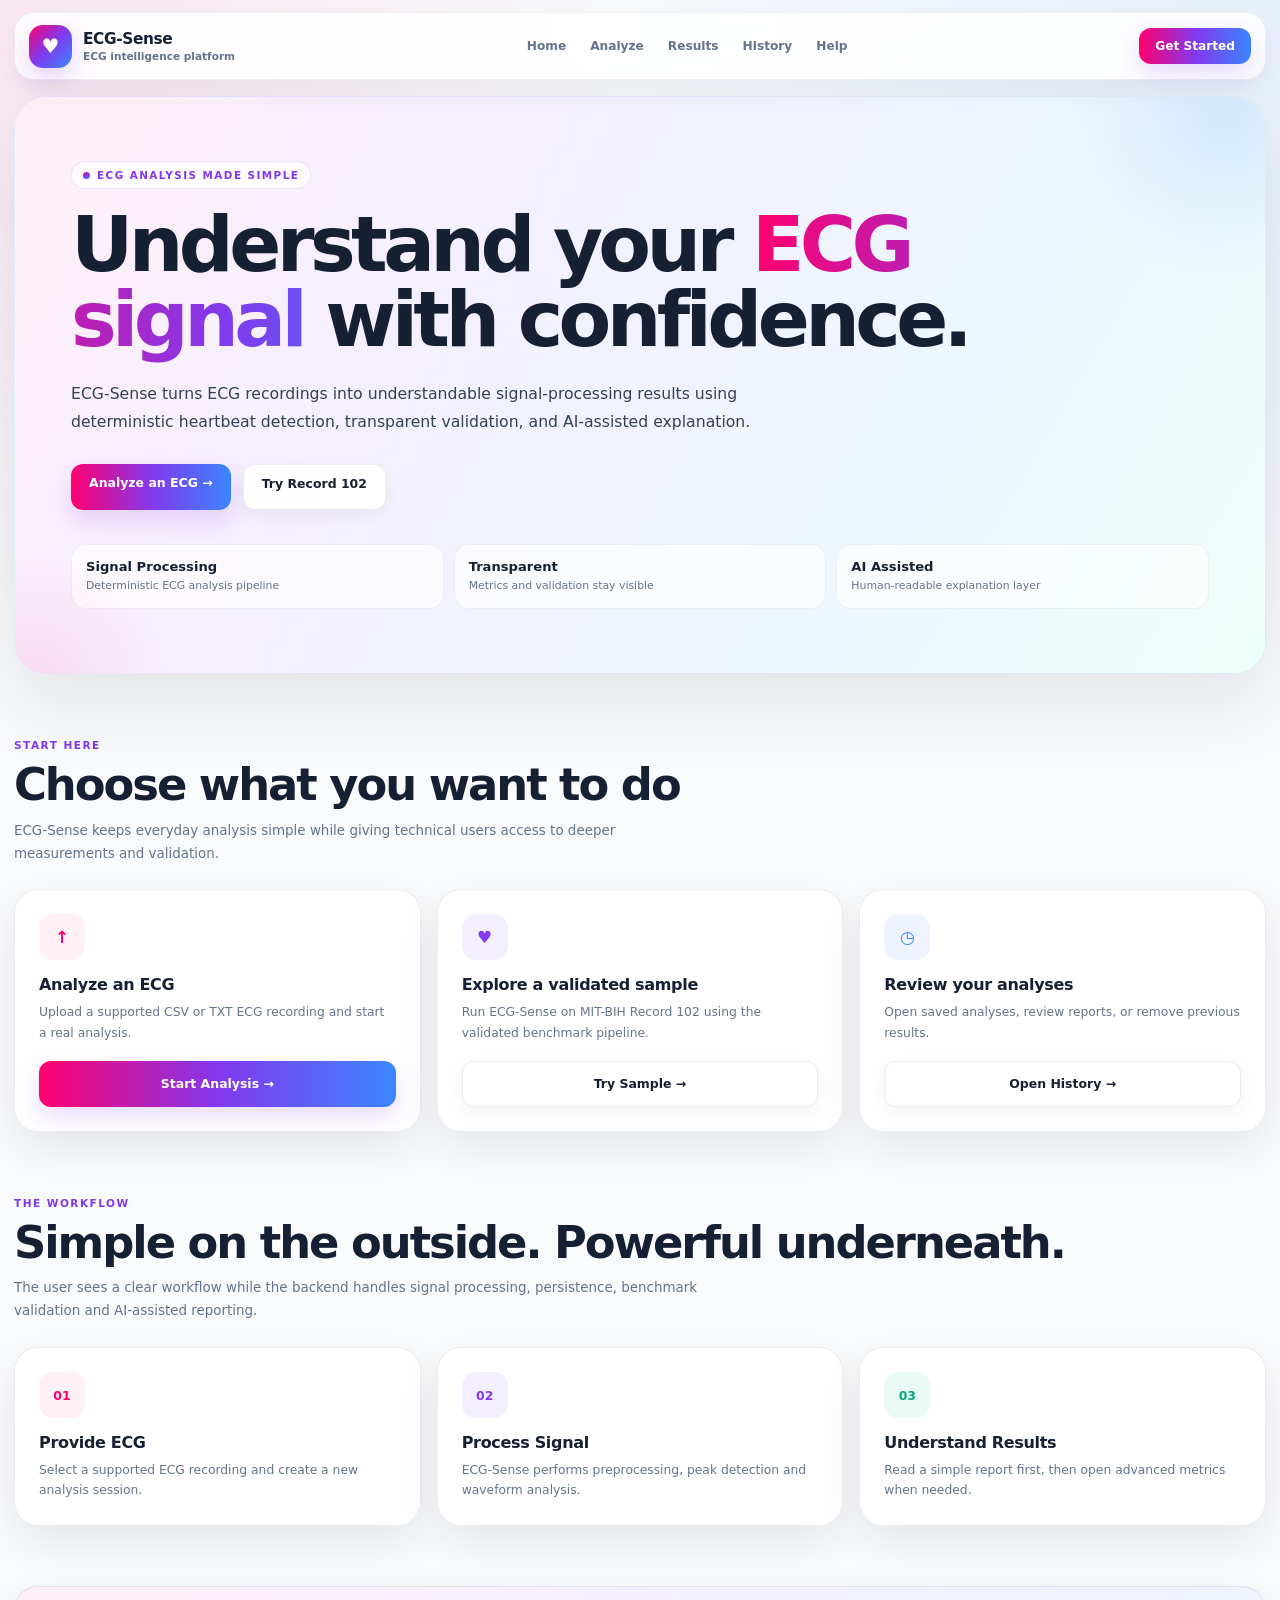
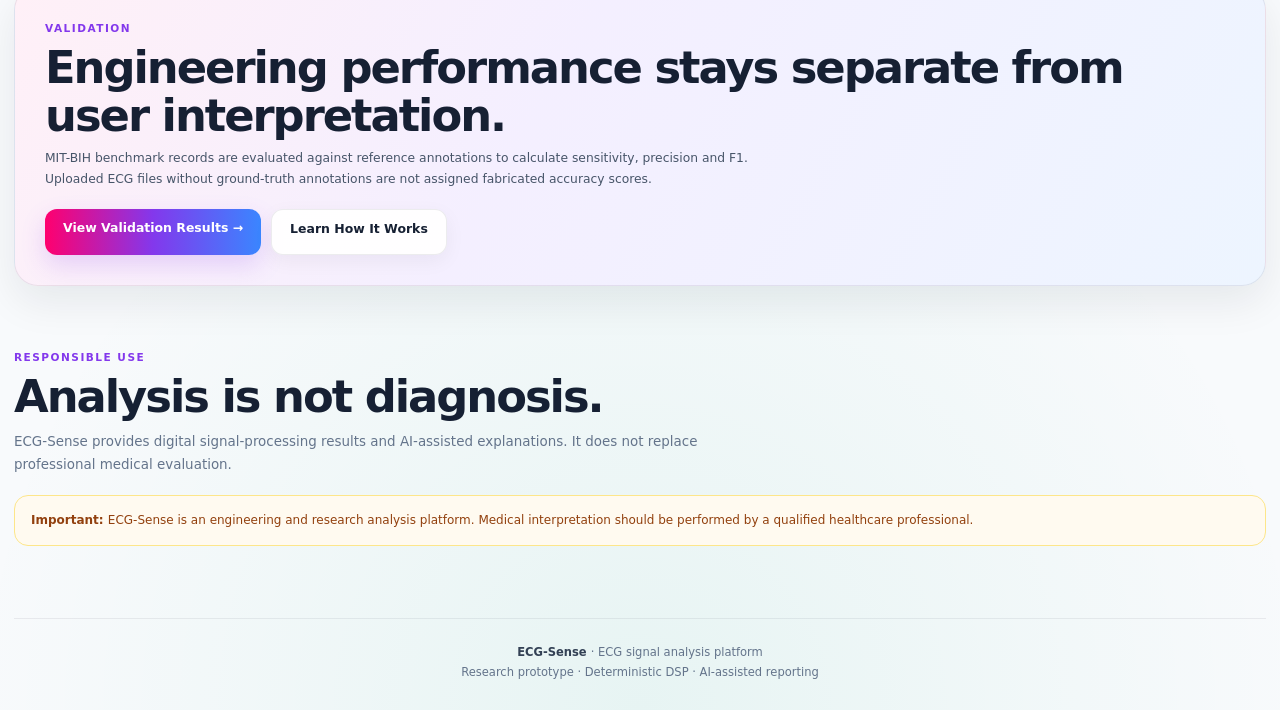
<file: web_app/index.html>
<!DOCTYPE html>
<html lang="en">

<head>

    <meta charset="UTF-8">

    <meta
        name="viewport"
        content="width=device-width, initial-scale=1.0"
    >

    <meta
        name="theme-color"
        content="#ffffff"
    >

    <meta
        name="description"
        content="ECG-Sense — a human-centered ECG signal analysis, heartbeat detection and transparent validation platform."
    >

    <title>
        ECG-Sense | Understand Your ECG
    </title>

    <link
        rel="stylesheet"
        href="assets/app.css"
    >

</head>


<body>

<div class="page">


    <!-- ======================================================
         NAVIGATION
         ====================================================== -->

    <header class="nav">

        <a
            href="index.html"
            class="logo"
            aria-label="ECG-Sense home"
        >

            <div
                class="logo-mark"
                aria-hidden="true"
            >
                ♥
            </div>

            <div class="logo-text">

                <strong>
                    ECG-Sense
                </strong>

                <span>
                    ECG intelligence platform
                </span>

            </div>

        </a>


        <nav
            class="nav-links"
            aria-label="Primary navigation"
        >

            <a
                href="index.html"
                aria-current="page"
            >
                Home
            </a>

            <a
                href="pages/upload.html"
            >
                Analyze
            </a>

            <a
                href="pages/validation.html"
            >
                Results
            </a>

            <a
                href="pages/history.html"
            >
                History
            </a>

            <a
                href="pages/help.html"
            >
                Help
            </a>

        </nav>


        <a
            href="pages/upload.html"
            class="nav-button"
        >
            Get Started
        </a>

    </header>


    <!-- ======================================================
         MAIN
         ====================================================== -->

    <main>


        <!-- ==================================================
             HERO
             ================================================== -->

        <section
            class="hero"
            aria-labelledby="hero-title"
        >

            <span class="eyebrow">
                ECG ANALYSIS MADE SIMPLE
            </span>


            <h1 id="hero-title">

                Understand your

                <span class="gradient-text">
                    ECG signal
                </span>

                with confidence.

            </h1>


            <p>
                ECG-Sense turns ECG recordings into
                understandable signal-processing results
                using deterministic heartbeat detection,
                transparent validation, and AI-assisted
                explanation.
            </p>


            <div
                class="hero-actions"
                style="
                    margin-top:28px;
                    display:flex;
                    gap:12px;
                    flex-wrap:wrap;
                "
            >

                <a
                    href="pages/upload.html"
                    class="primary-button"
                >
                    Analyze an ECG →
                </a>


                <a
                    href="pages/analyze.html?mode=sample"
                    class="secondary-button"
                >
                    Try Record 102
                </a>

            </div>


            <!-- TRUST STRIP -->

            <div
                style="
                    margin-top:34px;
                    display:grid;
                    grid-template-columns:
                        repeat(3,minmax(0,1fr));
                    gap:10px;
                "
            >

                <div
                    style="
                        padding:14px;
                        border:1px solid rgba(15,23,42,.06);
                        border-radius:15px;
                        background:rgba(255,255,255,.66);
                    "
                >

                    <strong
                        style="
                            display:block;
                            font-size:.82rem;
                            font-weight:900;
                        "
                    >
                        Signal Processing
                    </strong>

                    <span
                        style="
                            display:block;
                            margin-top:4px;
                            color:#64748b;
                            font-size:.68rem;
                            line-height:1.5;
                        "
                    >
                        Deterministic ECG analysis pipeline
                    </span>

                </div>


                <div
                    style="
                        padding:14px;
                        border:1px solid rgba(15,23,42,.06);
                        border-radius:15px;
                        background:rgba(255,255,255,.66);
                    "
                >

                    <strong
                        style="
                            display:block;
                            font-size:.82rem;
                            font-weight:900;
                        "
                    >
                        Transparent
                    </strong>

                    <span
                        style="
                            display:block;
                            margin-top:4px;
                            color:#64748b;
                            font-size:.68rem;
                            line-height:1.5;
                        "
                    >
                        Metrics and validation stay visible
                    </span>

                </div>


                <div
                    style="
                        padding:14px;
                        border:1px solid rgba(15,23,42,.06);
                        border-radius:15px;
                        background:rgba(255,255,255,.66);
                    "
                >

                    <strong
                        style="
                            display:block;
                            font-size:.82rem;
                            font-weight:900;
                        "
                    >
                        AI Assisted
                    </strong>

                    <span
                        style="
                            display:block;
                            margin-top:4px;
                            color:#64748b;
                            font-size:.68rem;
                            line-height:1.5;
                        "
                    >
                        Human-readable explanation layer
                    </span>

                </div>

            </div>

        </section>


        <!-- ==================================================
             QUICK ACTIONS
             ================================================== -->

        <section
            class="content"
            aria-labelledby="quick-actions-title"
        >

            <span class="section-label">
                START HERE
            </span>


            <h2 id="quick-actions-title">
                Choose what you want to do
            </h2>


            <p class="content-description">
                ECG-Sense keeps everyday analysis simple
                while giving technical users access to
                deeper measurements and validation.
            </p>


            <div class="card-grid">


                <!-- UPLOAD -->

                <article class="card">

                    <div
                        class="icon"
                        style="
                            color:#ff006e;
                            background:#fff0f6;
                        "
                        aria-hidden="true"
                    >
                        ↑
                    </div>


                    <h3>
                        Analyze an ECG
                    </h3>


                    <p>
                        Upload a supported CSV or TXT ECG
                        recording and start a real analysis.
                    </p>


                    <a
                        href="pages/upload.html"
                        class="primary-button"
                        style="
                            display:inline-flex;
                            align-items:center;
                            justify-content:center;
                            margin-top:18px;
                            width:100%;
                        "
                    >
                        Start Analysis →
                    </a>

                </article>


                <!-- SAMPLE -->

                <article class="card">

                    <div
                        class="icon"
                        style="
                            color:#8338ec;
                            background:#f4efff;
                        "
                        aria-hidden="true"
                    >
                        ♥
                    </div>


                    <h3>
                        Explore a validated sample
                    </h3>


                    <p>
                        Run ECG-Sense on MIT-BIH Record 102
                        using the validated benchmark pipeline.
                    </p>


                    <a
                        href="pages/analyze.html?mode=sample"
                        class="secondary-button"
                        style="
                            display:inline-flex;
                            align-items:center;
                            justify-content:center;
                            margin-top:18px;
                            width:100%;
                        "
                    >
                        Try Sample →
                    </a>

                </article>


                <!-- HISTORY -->

                <article class="card">

                    <div
                        class="icon"
                        style="
                            color:#3a86ff;
                            background:#edf4ff;
                        "
                        aria-hidden="true"
                    >
                        ◷
                    </div>


                    <h3>
                        Review your analyses
                    </h3>


                    <p>
                        Open saved analyses, review reports,
                        or remove previous results.
                    </p>


                    <a
                        href="pages/history.html"
                        class="secondary-button"
                        style="
                            display:inline-flex;
                            align-items:center;
                            justify-content:center;
                            margin-top:18px;
                            width:100%;
                        "
                    >
                        Open History →
                    </a>

                </article>

            </div>

        </section>


        <!-- ==================================================
             HOW IT WORKS
             ================================================== -->

        <section
            class="content"
            aria-labelledby="workflow-title"
        >

            <span class="section-label">
                THE WORKFLOW
            </span>


            <h2 id="workflow-title">
                Simple on the outside.
                Powerful underneath.
            </h2>


            <p class="content-description">
                The user sees a clear workflow while the
                backend handles signal processing, persistence,
                benchmark validation and AI-assisted reporting.
            </p>


            <div class="card-grid">


                <article class="card">

                    <div
                        class="icon"
                        style="
                            color:#ff006e;
                            background:#fff0f6;
                            font-size:.78rem;
                        "
                    >
                        01
                    </div>

                    <h3>
                        Provide ECG
                    </h3>

                    <p>
                        Select a supported ECG recording
                        and create a new analysis session.
                    </p>

                </article>


                <article class="card">

                    <div
                        class="icon"
                        style="
                            color:#8338ec;
                            background:#f4efff;
                            font-size:.78rem;
                        "
                    >
                        02
                    </div>

                    <h3>
                        Process Signal
                    </h3>

                    <p>
                        ECG-Sense performs preprocessing,
                        peak detection and waveform analysis.
                    </p>

                </article>


                <article class="card">

                    <div
                        class="icon"
                        style="
                            color:#06a77d;
                            background:#eafbf5;
                            font-size:.78rem;
                        "
                    >
                        03
                    </div>

                    <h3>
                        Understand Results
                    </h3>

                    <p>
                        Read a simple report first, then
                        open advanced metrics when needed.
                    </p>

                </article>

            </div>

        </section>


        <!-- ==================================================
             VALIDATION FEATURE
             ================================================== -->

        <section
            class="content"
            aria-labelledby="validation-title"
        >

            <div
                class="card"
                style="
                    padding:30px;
                    background:
                        linear-gradient(
                            120deg,
                            #fff0f7,
                            #f4efff 42%,
                            #edf5ff
                        );
                "
            >

                <span class="section-label">
                    VALIDATION
                </span>


                <h2
                    id="validation-title"
                    style="
                        margin-top:8px;
                    "
                >
                    Engineering performance stays separate
                    from user interpretation.
                </h2>


                <p
                    style="
                        max-width:760px;
                        color:#475569;
                    "
                >
                    MIT-BIH benchmark records are evaluated
                    against reference annotations to calculate
                    sensitivity, precision and F1. Uploaded
                    ECG files without ground-truth annotations
                    are not assigned fabricated accuracy scores.
                </p>


                <div
                    style="
                        margin-top:20px;
                        display:flex;
                        gap:10px;
                        flex-wrap:wrap;
                    "
                >

                    <a
                        href="pages/validation.html"
                        class="primary-button"
                    >
                        View Validation Results →
                    </a>

                    <a
                        href="pages/help.html"
                        class="secondary-button"
                    >
                        Learn How It Works
                    </a>

                </div>

            </div>

        </section>


        <!-- ==================================================
             RESPONSIBLE USE
             ================================================== -->

        <section
            class="content"
            aria-labelledby="responsible-use-title"
        >

            <span class="section-label">
                RESPONSIBLE USE
            </span>


            <h2 id="responsible-use-title">
                Analysis is not diagnosis.
            </h2>


            <p class="content-description">
                ECG-Sense provides digital signal-processing
                results and AI-assisted explanations. It does
                not replace professional medical evaluation.
            </p>


            <div
                class="alert alert-warning"
                style="
                    margin-top:18px;
                "
            >
                <strong>
                    Important:
                </strong>

                ECG-Sense is an engineering and research
                analysis platform. Medical interpretation
                should be performed by a qualified healthcare
                professional.
            </div>

        </section>

    </main>


    <!-- ======================================================
         FOOTER
         ====================================================== -->

    <footer
        style="
            margin:72px 0 28px;
            padding-top:24px;
            border-top:1px solid rgba(15,23,42,.07);
            text-align:center;
            color:#64748b;
            font-size:.72rem;
            line-height:1.7;
        "
    >

        <strong
            style="
                color:#334155;
                font-weight:850;
            "
        >
            ECG-Sense
        </strong>

        · ECG signal analysis platform

        <br>

        Research prototype ·
        Deterministic DSP ·
        AI-assisted reporting

    </footer>

</div>


<!-- GLOBAL STATUS -->

<div
    id="globalStatus"
    class="global-status"
    aria-live="polite"
></div>


<!-- GLOBAL JS -->

<script
    src="assets/common.js"
></script>

<script
    src="assets/home.js"
></script>


</body>

</html>
</file>
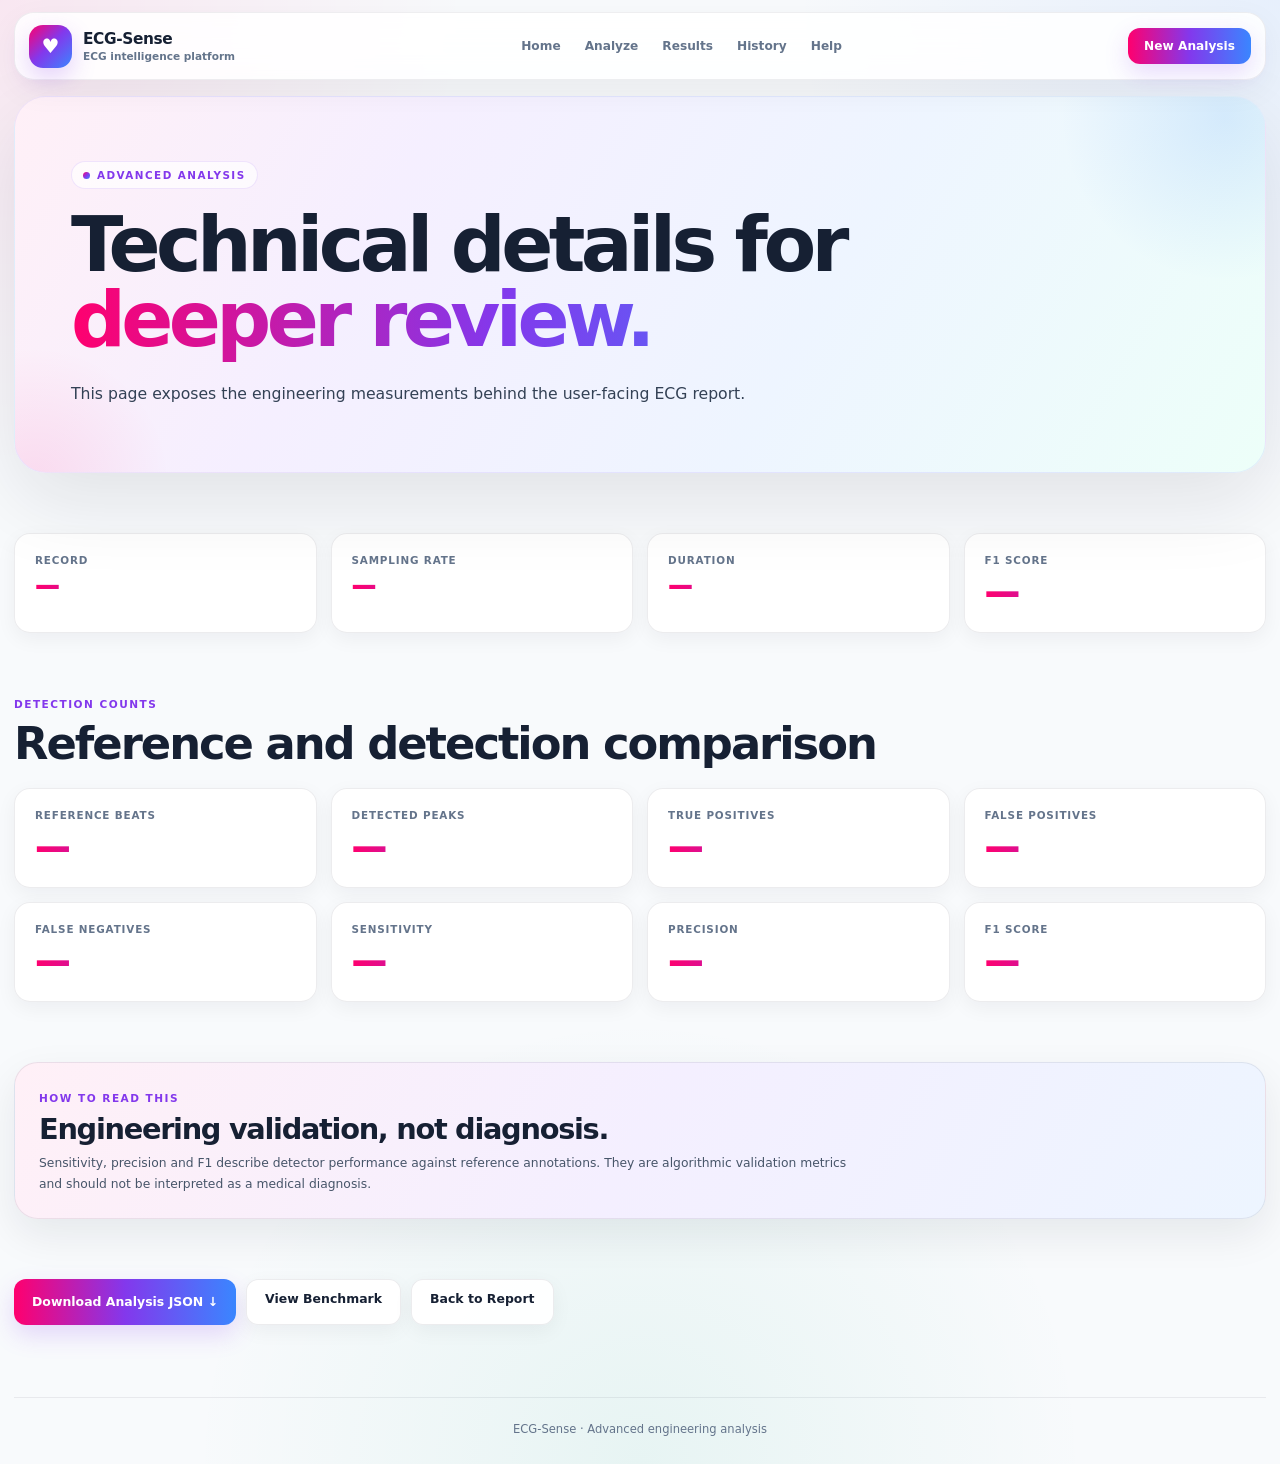
<file: web_app/pages/advanced.html>
<!DOCTYPE html>
<html lang="en">

<head>

    <meta charset="UTF-8">

    <meta
        name="viewport"
        content="width=device-width, initial-scale=1.0"
    >

    <meta
        name="description"
        content="ECG-Sense advanced technical ECG report."
    >

    <title>ECG-Sense | Advanced Analysis</title>

    <link
        rel="stylesheet"
        href="../assets/app.css"
    >

</head>


<body>

<div class="page">

    <header class="nav">

        <a
            href="../index.html"
            class="logo"
        >

            <div class="logo-mark">
                ♥
            </div>

            <div class="logo-text">
                <strong>ECG-Sense</strong>
                <span>ECG intelligence platform</span>
            </div>

        </a>


        <nav class="nav-links">

            <a href="../index.html">
                Home
            </a>

            <a href="upload.html">
                Analyze
            </a>

            <a
                href="validation.html"
                aria-current="page"
            >
                Results
            </a>

            <a href="history.html">
                History
            </a>

            <a href="help.html">
                Help
            </a>

        </nav>


        <a
            href="upload.html"
            class="nav-button"
        >
            New Analysis
        </a>

    </header>


    <main>

        <section class="hero">

            <span class="eyebrow">
                ADVANCED ANALYSIS
            </span>

            <h1>
                Technical details for
                <span class="gradient-text">
                    deeper review.
                </span>
            </h1>

            <p>
                This page exposes the engineering measurements
                behind the user-facing ECG report.
            </p>

        </section>


        <section class="content">

            <div class="metric-grid">

                <div class="metric-card">
                    <div class="metric-label">
                        Record
                    </div>
                    <div
                        id="detailRecord"
                        class="metric-value"
                        style="font-size:1.5rem;"
                    >
                        —
                    </div>
                </div>

                <div class="metric-card">
                    <div class="metric-label">
                        Sampling Rate
                    </div>
                    <div
                        id="detailSamplingRate"
                        class="metric-value"
                        style="font-size:1.5rem;"
                    >
                        —
                    </div>
                </div>

                <div class="metric-card">
                    <div class="metric-label">
                        Duration
                    </div>
                    <div
                        id="detailDuration"
                        class="metric-value"
                        style="font-size:1.5rem;"
                    >
                        —
                    </div>
                </div>

                <div class="metric-card">
                    <div class="metric-label">
                        F1 Score
                    </div>
                    <div
                        id="detailF1"
                        class="metric-value"
                    >
                        —
                    </div>
                </div>

            </div>

        </section>


        <section class="content">

            <span class="section-label">
                DETECTION COUNTS
            </span>

            <h2>
                Reference and detection comparison
            </h2>


            <div class="metric-grid">

                <div class="metric-card">
                    <div class="metric-label">
                        Reference Beats
                    </div>
                    <div
                        id="detailReference"
                        class="metric-value"
                    >
                        —
                    </div>
                </div>

                <div class="metric-card">
                    <div class="metric-label">
                        Detected Peaks
                    </div>
                    <div
                        id="detailDetected"
                        class="metric-value"
                    >
                        —
                    </div>
                </div>

                <div class="metric-card">
                    <div class="metric-label">
                        True Positives
                    </div>
                    <div
                        id="detailTP"
                        class="metric-value"
                    >
                        —
                    </div>
                </div>

                <div class="metric-card">
                    <div class="metric-label">
                        False Positives
                    </div>
                    <div
                        id="detailFP"
                        class="metric-value"
                    >
                        —
                    </div>
                </div>

                <div class="metric-card">
                    <div class="metric-label">
                        False Negatives
                    </div>
                    <div
                        id="detailFN"
                        class="metric-value"
                    >
                        —
                    </div>
                </div>

                <div class="metric-card">
                    <div class="metric-label">
                        Sensitivity
                    </div>
                    <div
                        id="detailSensitivity"
                        class="metric-value"
                    >
                        —
                    </div>
                </div>

                <div class="metric-card">
                    <div class="metric-label">
                        Precision
                    </div>
                    <div
                        id="detailPrecision"
                        class="metric-value"
                    >
                        —
                    </div>
                </div>

                <div class="metric-card">
                    <div class="metric-label">
                        F1 Score
                    </div>
                    <div
                        id="detailF1"
                        class="metric-value"
                    >
                        —
                    </div>
                </div>

            </div>

        </section>


        <section class="content">

            <div
                class="card"
                style="
                    background:
                        linear-gradient(
                            120deg,
                            #fff0f7,
                            #f4efff,
                            #edf5ff
                        );
                "
            >

                <span class="section-label">
                    HOW TO READ THIS
                </span>

                <h2
                    style="
                        margin-top:8px;
                        font-size:1.8rem;
                    "
                >
                    Engineering validation, not diagnosis.
                </h2>

                <p
                    style="
                        color:#475569;
                        max-width:820px;
                    "
                >
                    Sensitivity, precision and F1 describe
                    detector performance against reference
                    annotations. They are algorithmic
                    validation metrics and should not be
                    interpreted as a medical diagnosis.
                </p>

            </div>

        </section>


        <section class="content">

            <div
                style="
                    display:flex;
                    gap:10px;
                    flex-wrap:wrap;
                "
            >

                <button
                    id="downloadReport"
                    class="primary-button"
                >
                    Download Analysis JSON ↓
                </button>

                <a
                    href="validation.html"
                    class="secondary-button"
                >
                    View Benchmark
                </a>

                <a
                    href="report.html"
                    class="secondary-button"
                >
                    Back to Report
                </a>

            </div>

        </section>

    </main>


    <footer
        style="
            margin:72px 0 28px;
            padding-top:24px;
            border-top:1px solid rgba(15,23,42,.07);
            text-align:center;
            color:#64748b;
            font-size:.72rem;
        "
    >
        ECG-Sense · Advanced engineering analysis
    </footer>

</div>


<div
    id="globalStatus"
    class="global-status"
    aria-live="polite"
></div>


<script src="../assets/common.js"></script>
<script src="../assets/advanced.js"></script>

</body>

</html>
</file>
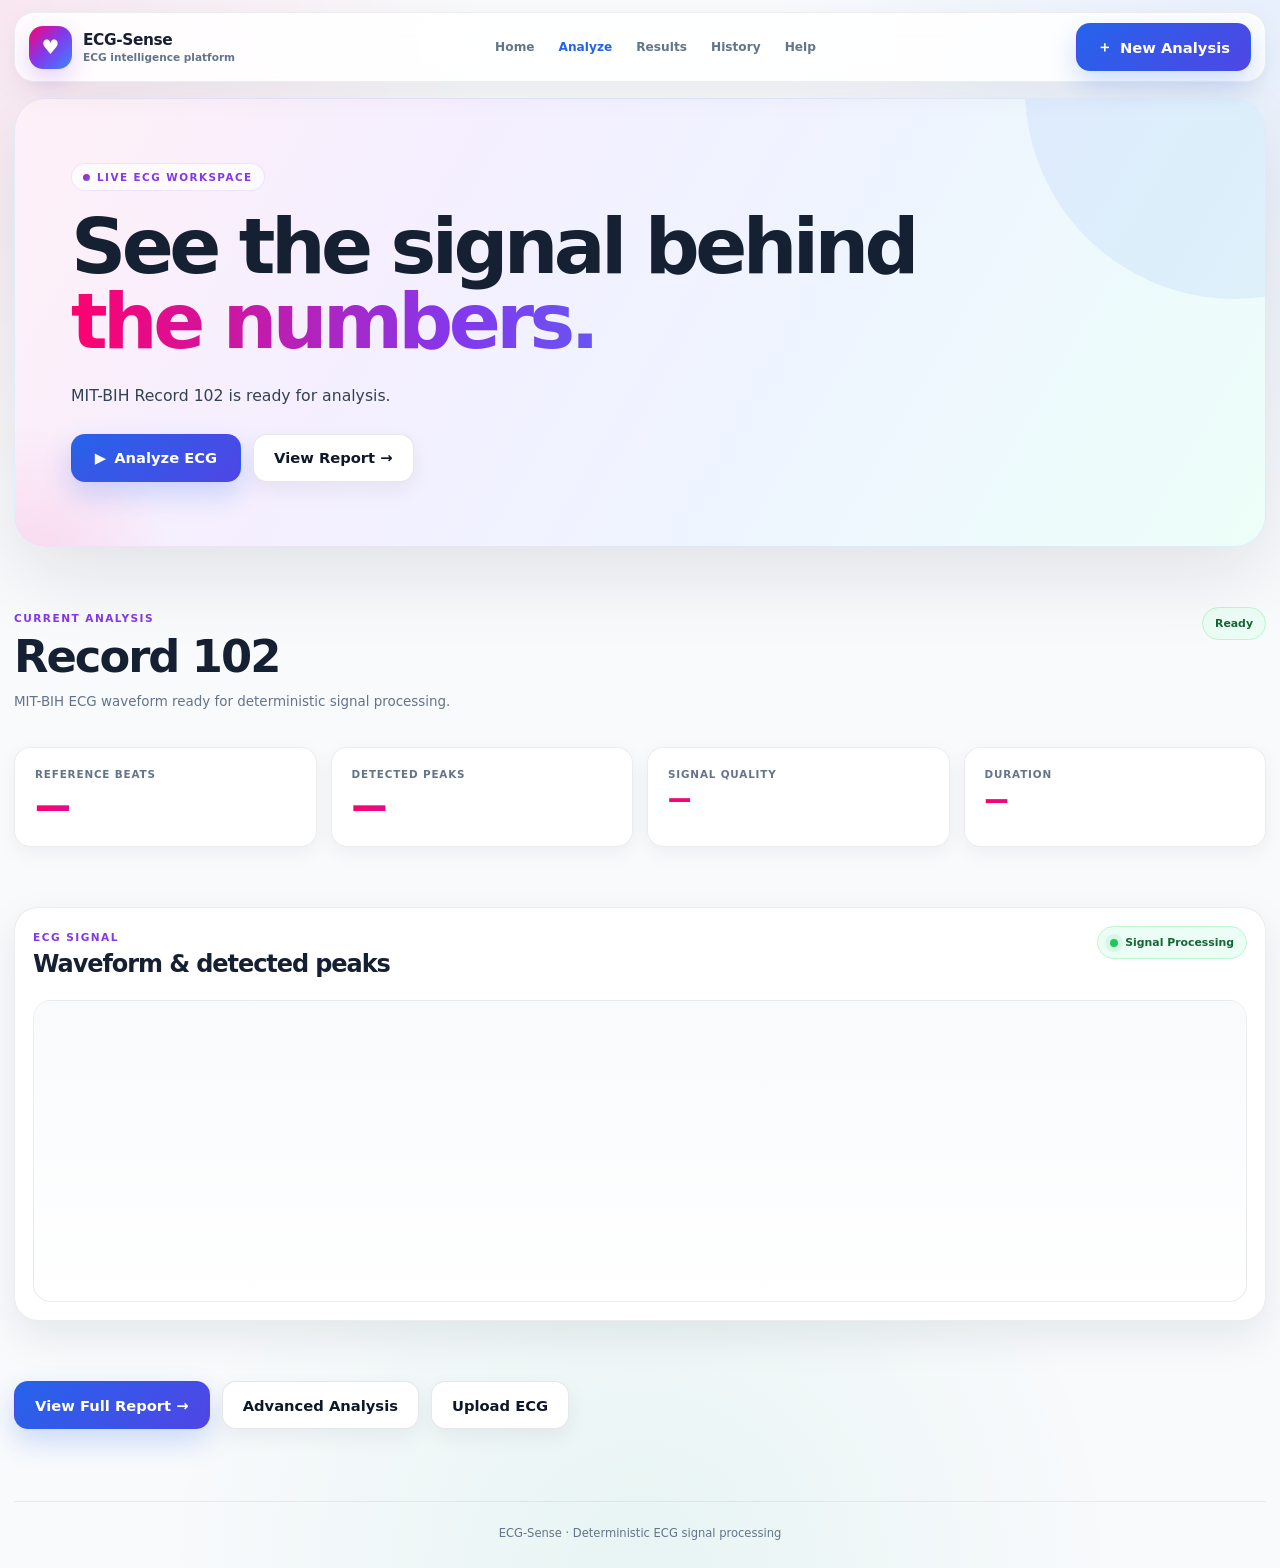
<file: web_app/pages/analyze.html>
<!DOCTYPE html>
<html lang="en">

<head>
    <meta charset="UTF-8">

    <meta
        name="viewport"
        content="width=device-width, initial-scale=1.0"
    >

    <meta
        name="description"
        content="ECG-Sense intelligent ECG analysis workspace."
    >

    <title>ECG-Sense | Analyze ECG</title>

    <link
        rel="stylesheet"
        href="../assets/app.css"
    >

    <style>

        /* =====================================================
           ANALYZE PAGE PREMIUM OVERRIDES
           ===================================================== */

        .analysis-nav-active {
            color: #2563eb !important;
            font-weight: 800;
        }

        .analysis-hero {
            position: relative;
            overflow: hidden;
        }

        .analysis-hero::before {
            content: "";
            position: absolute;
            width: 420px;
            height: 420px;
            right: -180px;
            top: -220px;
            background: rgba(37, 99, 235, 0.08);
            border-radius: 50%;
            pointer-events: none;
        }

        .analysis-status {
            max-width: 760px;
        }

        .analysis-actions {
            display: flex;
            gap: 12px;
            flex-wrap: wrap;
            margin-top: 24px;
        }

        .premium-button {
            display: inline-flex;
            align-items: center;
            justify-content: center;
            gap: 8px;

            min-height: 48px;
            padding: 0 20px;

            border-radius: 14px;

            text-decoration: none;

            font-weight: 800;
            font-size: 0.92rem;

            cursor: pointer;

            transition:
                transform .18s ease,
                box-shadow .18s ease,
                background .18s ease,
                border-color .18s ease;
        }

        .premium-button:hover {
            transform: translateY(-2px);
        }

        .premium-primary {
            color: #ffffff;
            background: linear-gradient(
                135deg,
                #2563eb,
                #4f46e5
            );

            border: 1px solid transparent;

            box-shadow:
                0 12px 28px rgba(37, 99, 235, .22);
        }

        .premium-primary:hover {
            box-shadow:
                0 16px 34px rgba(37, 99, 235, .30);
        }

        .premium-secondary {
            color: #0f172a;
            background: #ffffff;

            border: 1px solid rgba(15, 23, 42, .10);

            box-shadow:
                0 8px 22px rgba(15, 23, 42, .06);
        }

        .premium-secondary:hover {
            border-color: rgba(37, 99, 235, .25);
            box-shadow:
                0 12px 28px rgba(15, 23, 42, .10);
        }

        .analysis-button {
            min-width: 170px;
        }

        .analysis-button.is-loading {
            pointer-events: none;
            opacity: .75;
        }

        .waveform-card {
            position: relative;
            overflow: hidden;
        }

        .waveform-header {
            display: flex;
            justify-content: space-between;
            align-items: flex-start;
            gap: 18px;
            flex-wrap: wrap;
        }

        .signal-live {
            display: inline-flex;
            align-items: center;
            gap: 7px;
        }

        .signal-dot {
            width: 8px;
            height: 8px;
            border-radius: 50%;
            background: #22c55e;
            box-shadow:
                0 0 0 5px rgba(34, 197, 94, .10);
        }

        .canvas-wrapper {
            position: relative;
            width: 100%;
            margin-top: 22px;

            min-height: 300px;

            border-radius: 18px;

            overflow: hidden;

            background:
                linear-gradient(
                    180deg,
                    #ffffff,
                    #f8fafc
                );

            border: 1px solid rgba(15, 23, 42, .07);
        }

        #ecgCanvas {
            display: block;
            width: 100%;
            height: 300px;
        }

        .metric-card {
            transition:
                transform .18s ease,
                box-shadow .18s ease;
        }

        .metric-card:hover {
            transform: translateY(-3px);
            box-shadow:
                0 14px 32px rgba(15, 23, 42, .08);
        }

        .analysis-complete {
            border-color: rgba(34, 197, 94, .25) !important;
        }

        @media (max-width: 700px) {

            .premium-button {
                width: 100%;
            }

            .analysis-button {
                width: 100%;
            }

            #ecgCanvas {
                height: 260px;
            }
        }

    </style>

</head>


<body>

<div class="page">


    <!-- =====================================================
         NAVBAR
         ===================================================== -->

    <header class="nav">

        <a
            href="../index.html"
            class="logo"
        >

            <div class="logo-mark">
                ♥
            </div>

            <div class="logo-text">
                <strong>ECG-Sense</strong>
                <span>ECG intelligence platform</span>
            </div>

        </a>


        <nav class="nav-links">

            <a
                href="../index.html"
            >
                Home
            </a>


            <!-- IMPORTANT:
                 Analyze now directly opens the actual
                 analysis workspace. -->

            <a
                href="analyze.html?mode=sample&record=102"
                class="analysis-nav-active"
                aria-current="page"
            >
                Analyze
            </a>


            <a
                href="validation.html"
            >
                Results
            </a>


            <a
                href="history.html"
            >
                History
            </a>


            <a
                href="help.html"
            >
                Help
            </a>

        </nav>


        <!-- Premium New Analysis button -->

        <a
            href="analyze.html?mode=sample&record=102"
            class="premium-button premium-primary"
        >
            <span>＋</span>
            New Analysis
        </a>

    </header>


    <!-- =====================================================
         MAIN
         ===================================================== -->

    <main>


        <!-- =================================================
             HERO
             ================================================= -->

        <section class="hero analysis-hero">

            <span class="eyebrow">
                LIVE ECG WORKSPACE
            </span>


            <h1>
                See the signal behind
                <span class="gradient-text">
                    the numbers.
                </span>
            </h1>


            <p
                id="analysisStatus"
                class="analysis-status"
            >
                Preparing ECG-Sense analysis workspace...
            </p>


            <div class="analysis-actions">

                <!-- THIS IS THE IMPORTANT BUTTON.
                     analyze.js searches for #runAnalysis -->

                <button
                    id="runAnalysis"
                    type="button"
                    class="premium-button premium-primary analysis-button"
                >
                    <span>▶</span>
                    Analyze ECG
                </button>


                <a
                    href="report.html?record=102"
                    class="premium-button premium-secondary"
                >
                    View Report →
                </a>

            </div>

        </section>


        <!-- =================================================
             CURRENT ANALYSIS
             ================================================= -->

        <section class="content">

            <div class="report-header">

                <div>

                    <span class="section-label">
                        CURRENT ANALYSIS
                    </span>


                    <h2
                        id="analysisRecord"
                        style="margin-top:7px;"
                    >
                        Record 102
                    </h2>


                    <p
                        id="analysisDescription"
                        class="content-description"
                    >
                        MIT-BIH ECG waveform ready for
                        deterministic signal processing.
                    </p>

                </div>


                <div
                    id="analysisId"
                    class="report-badge"
                >
                    Ready
                </div>

            </div>


            <!-- =================================================
                 METRICS
                 ================================================= -->

            <div class="metric-grid">


                <div class="metric-card">

                    <div class="metric-label">
                        Reference Beats
                    </div>

                    <div
                        id="referenceBeats"
                        class="metric-value"
                    >
                        —
                    </div>

                </div>


                <div class="metric-card">

                    <div class="metric-label">
                        Detected Peaks
                    </div>

                    <div
                        id="detectedPeaks"
                        class="metric-value"
                    >
                        —
                    </div>

                </div>


                <div class="metric-card">

                    <div class="metric-label">
                        Signal Quality
                    </div>

                    <div
                        id="signalQuality"
                        class="metric-value"
                        style="font-size:1.4rem;"
                    >
                        —
                    </div>

                </div>


                <div class="metric-card">

                    <div class="metric-label">
                        Duration
                    </div>

                    <div
                        id="duration"
                        class="metric-value"
                        style="font-size:1.45rem;"
                    >
                        —
                    </div>

                </div>


            </div>

        </section>


        <!-- =================================================
             ECG WAVEFORM
             ================================================= -->

        <section class="content">

            <div class="waveform-card">


                <div class="waveform-header">


                    <div>

                        <span class="section-label">
                            ECG SIGNAL
                        </span>


                        <h2
                            style="
                                margin-top:7px;
                                font-size:1.5rem;
                            "
                        >
                            Waveform & detected peaks
                        </h2>

                    </div>


                    <span
                        class="report-badge signal-live"
                    >
                        <span class="signal-dot"></span>
                        Signal Processing
                    </span>

                </div>


                <div class="canvas-wrapper">

                    <canvas
                        id="ecgCanvas"
                        aria-label="ECG waveform with detected heartbeat peaks"
                    ></canvas>

                </div>

            </div>

        </section>


        <!-- =================================================
             ACTIONS
             ================================================= -->

        <section class="content">

            <div class="analysis-actions">


                <a
                    href="report.html?record=102"
                    class="premium-button premium-primary"
                >
                    View Full Report →
                </a>


                <a
                    href="advanced.html"
                    class="premium-button premium-secondary"
                >
                    Advanced Analysis
                </a>


                <a
                    href="upload.html"
                    class="premium-button premium-secondary"
                >
                    Upload ECG
                </a>

            </div>

        </section>


    </main>


    <!-- =====================================================
         FOOTER
         ===================================================== -->

    <footer
        style="
            margin:72px 0 28px;
            padding-top:24px;
            border-top:1px solid rgba(15,23,42,.07);
            text-align:center;
            color:#64748b;
            font-size:.72rem;
        "
    >
        ECG-Sense · Deterministic ECG signal processing
    </footer>


</div>


<div
    id="globalStatus"
    class="global-status"
    aria-live="polite"
></div>


<!-- =========================================================
     JAVASCRIPT
     ========================================================= -->

<script src="../assets/common.js"></script>

<script src="../assets/analyze.js"></script>


</body>

</html>
</file>
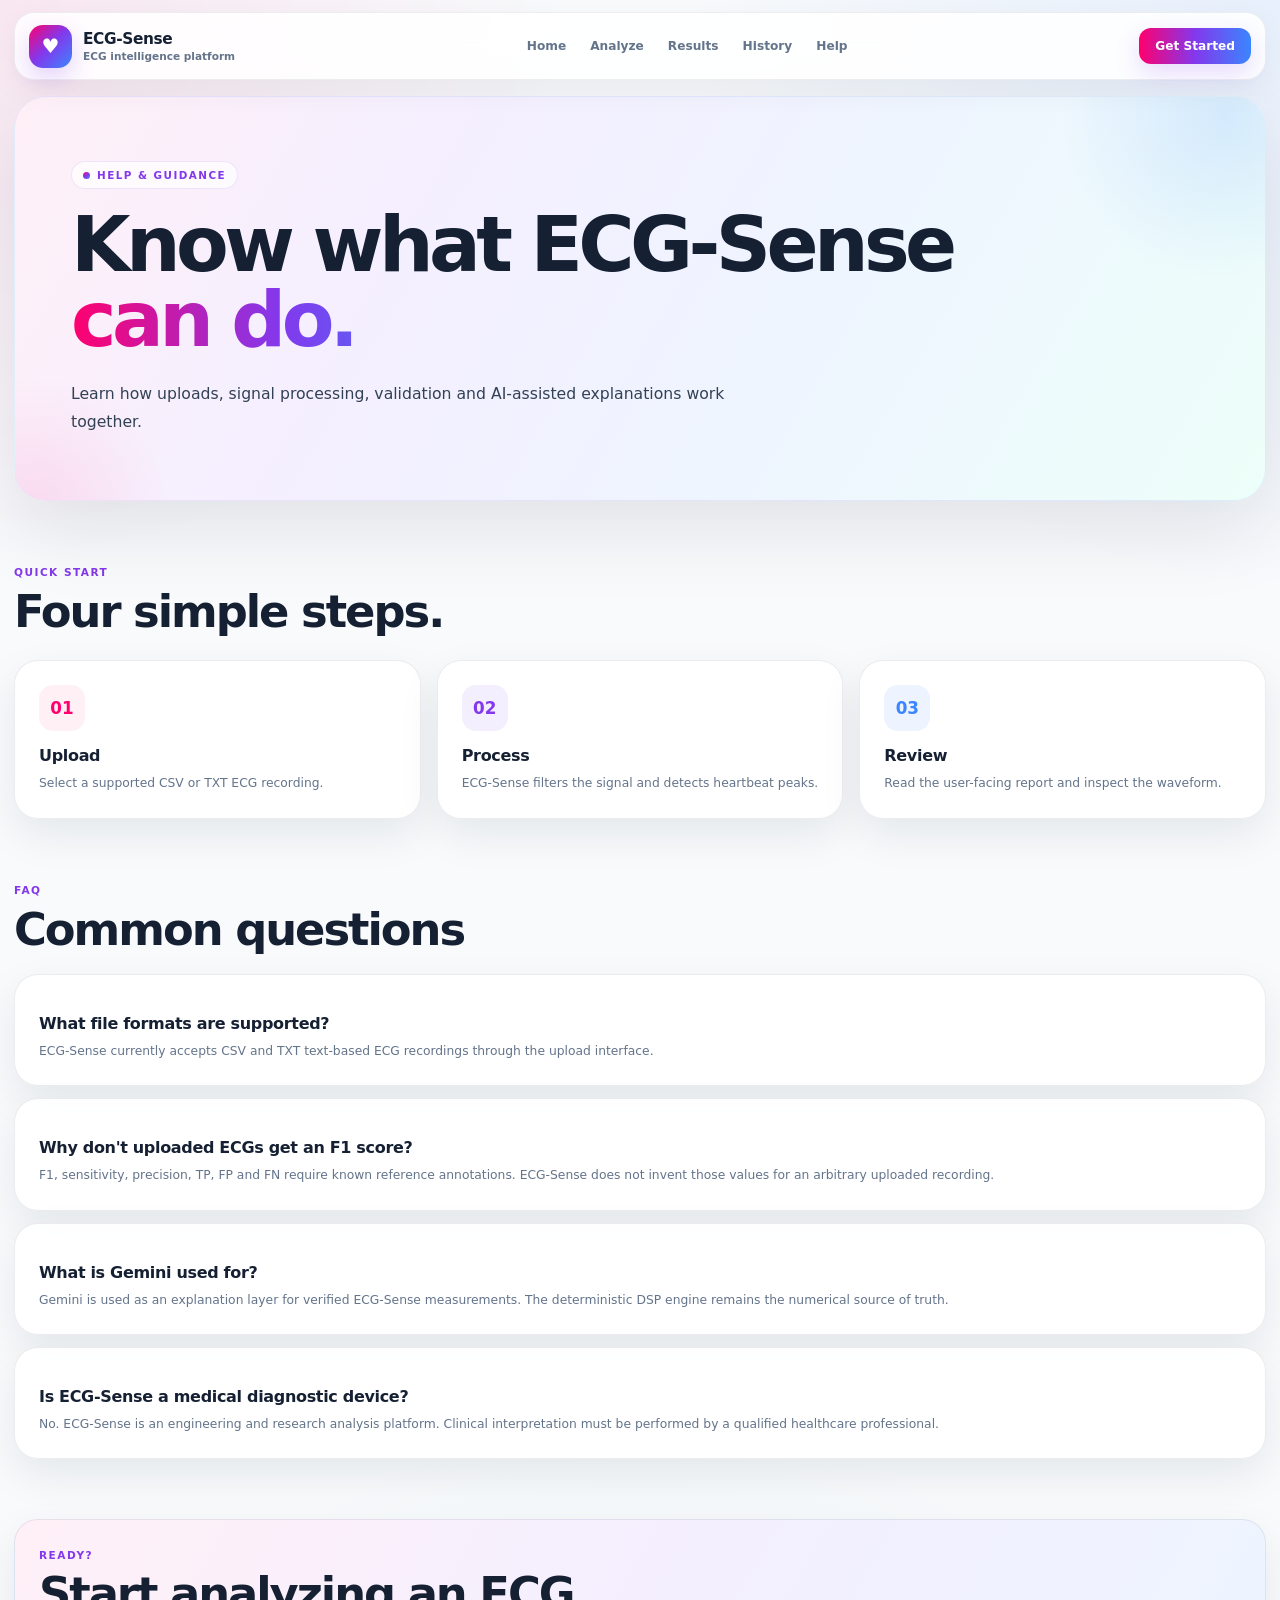
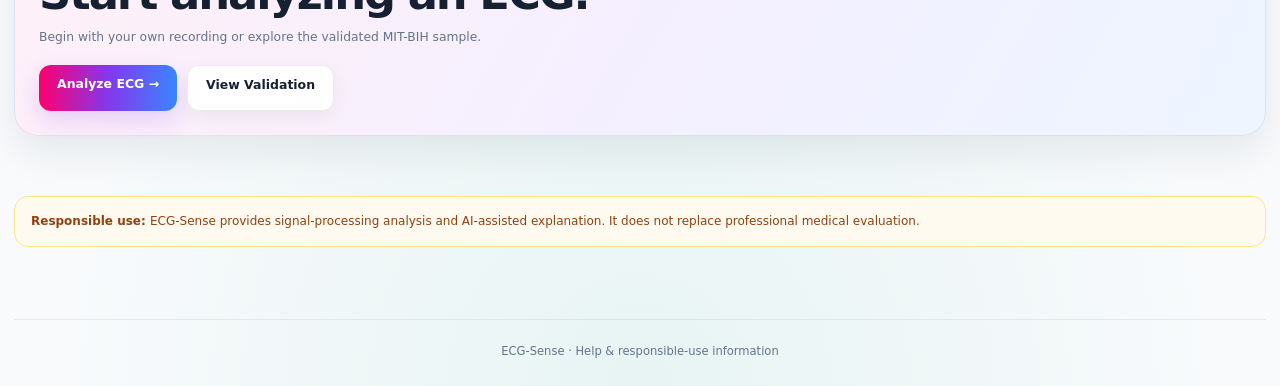
<file: web_app/pages/help.html>
<!DOCTYPE html>
<html lang="en">

<head>

    <meta charset="UTF-8">

    <meta
        name="viewport"
        content="width=device-width, initial-scale=1.0"
    >

    <meta
        name="description"
        content="ECG-Sense help, workflow and responsible-use information."
    >

    <title>ECG-Sense | Help</title>

    <link
        rel="stylesheet"
        href="../assets/app.css"
    >

</head>


<body>

<div class="page">

    <header class="nav">

        <a
            href="../index.html"
            class="logo"
        >

            <div class="logo-mark">
                ♥
            </div>

            <div class="logo-text">
                <strong>ECG-Sense</strong>
                <span>ECG intelligence platform</span>
            </div>

        </a>


        <nav class="nav-links">

            <a href="../index.html">
                Home
            </a>

            <a href="upload.html">
                Analyze
            </a>

            <a href="validation.html">
                Results
            </a>

            <a href="history.html">
                History
            </a>

            <a
                href="help.html"
                aria-current="page"
            >
                Help
            </a>

        </nav>


        <a
            href="upload.html"
            class="nav-button"
        >
            Get Started
        </a>

    </header>


    <main>

        <section class="hero">

            <span class="eyebrow">
                HELP & GUIDANCE
            </span>

            <h1>
                Know what ECG-Sense
                <span class="gradient-text">
                    can do.
                </span>
            </h1>

            <p>
                Learn how uploads, signal processing,
                validation and AI-assisted explanations
                work together.
            </p>

        </section>


        <section class="content">

            <span class="section-label">
                QUICK START
            </span>

            <h2>
                Four simple steps.
            </h2>


            <div class="card-grid">

                <article class="card">

                    <div
                        class="icon"
                        style="
                            color:#ff006e;
                            background:#fff0f6;
                        "
                    >
                        01
                    </div>

                    <h3>
                        Upload
                    </h3>

                    <p>
                        Select a supported CSV or TXT
                        ECG recording.
                    </p>

                </article>


                <article class="card">

                    <div
                        class="icon"
                        style="
                            color:#8338ec;
                            background:#f4efff;
                        "
                    >
                        02
                    </div>

                    <h3>
                        Process
                    </h3>

                    <p>
                        ECG-Sense filters the signal and
                        detects heartbeat peaks.
                    </p>

                </article>


                <article class="card">

                    <div
                        class="icon"
                        style="
                            color:#3a86ff;
                            background:#edf4ff;
                        "
                    >
                        03
                    </div>

                    <h3>
                        Review
                    </h3>

                    <p>
                        Read the user-facing report and
                        inspect the waveform.
                    </p>

                </article>

            </div>

        </section>


        <section class="content">

            <span class="section-label">
                FAQ
            </span>

            <h2>
                Common questions
            </h2>


            <div class="history-list">


                <div
                    class="card"
                    data-faq
                    style="cursor:pointer;"
                >

                    <h3>
                        What file formats are supported?
                    </h3>

                    <p>
                        ECG-Sense currently accepts CSV and TXT
                        text-based ECG recordings through the
                        upload interface.
                    </p>

                </div>


                <div
                    class="card"
                    data-faq
                    style="cursor:pointer;"
                >

                    <h3>
                        Why don't uploaded ECGs get an F1 score?
                    </h3>

                    <p>
                        F1, sensitivity, precision, TP, FP and FN
                        require known reference annotations. ECG-Sense
                        does not invent those values for an arbitrary
                        uploaded recording.
                    </p>

                </div>


                <div
                    class="card"
                    data-faq
                    style="cursor:pointer;"
                >

                    <h3>
                        What is Gemini used for?
                    </h3>

                    <p>
                        Gemini is used as an explanation layer for
                        verified ECG-Sense measurements. The
                        deterministic DSP engine remains the numerical
                        source of truth.
                    </p>

                </div>


                <div
                    class="card"
                    data-faq
                    style="cursor:pointer;"
                >

                    <h3>
                        Is ECG-Sense a medical diagnostic device?
                    </h3>

                    <p>
                        No. ECG-Sense is an engineering and research
                        analysis platform. Clinical interpretation must
                        be performed by a qualified healthcare professional.
                    </p>

                </div>

            </div>

        </section>


        <section class="content">

            <div
                class="card"
                style="
                    background:
                        linear-gradient(
                            120deg,
                            #fff0f7,
                            #f4efff,
                            #edf5ff
                        );
                "
            >

                <span class="section-label">
                    READY?
                </span>

                <h2
                    style="
                        margin-top:7px;
                    "
                >
                    Start analyzing an ECG.
                </h2>

                <p
                    style="
                        color:#64748b;
                    "
                >
                    Begin with your own recording or
                    explore the validated MIT-BIH sample.
                </p>


                <div
                    style="
                        display:flex;
                        gap:10px;
                        flex-wrap:wrap;
                        margin-top:18px;
                    "
                >

                    <a
                        href="upload.html"
                        class="primary-button"
                    >
                        Analyze ECG →
                    </a>

                    <a
                        href="validation.html"
                        class="secondary-button"
                    >
                        View Validation
                    </a>

                </div>

            </div>

        </section>


        <section class="content">

            <div class="alert alert-warning">

                <strong>
                    Responsible use:
                </strong>

                ECG-Sense provides signal-processing analysis
                and AI-assisted explanation. It does not replace
                professional medical evaluation.

            </div>

        </section>

    </main>


    <footer
        style="
            margin:72px 0 28px;
            padding-top:24px;
            border-top:1px solid rgba(15,23,42,.07);
            text-align:center;
            color:#64748b;
            font-size:.72rem;
        "
    >
        ECG-Sense · Help & responsible-use information
    </footer>

</div>


<div
    id="globalStatus"
    class="global-status"
    aria-live="polite"
></div>


<script src="../assets/common.js"></script>
<script src="../assets/help.js"></script>

</body>

</html>
</file>
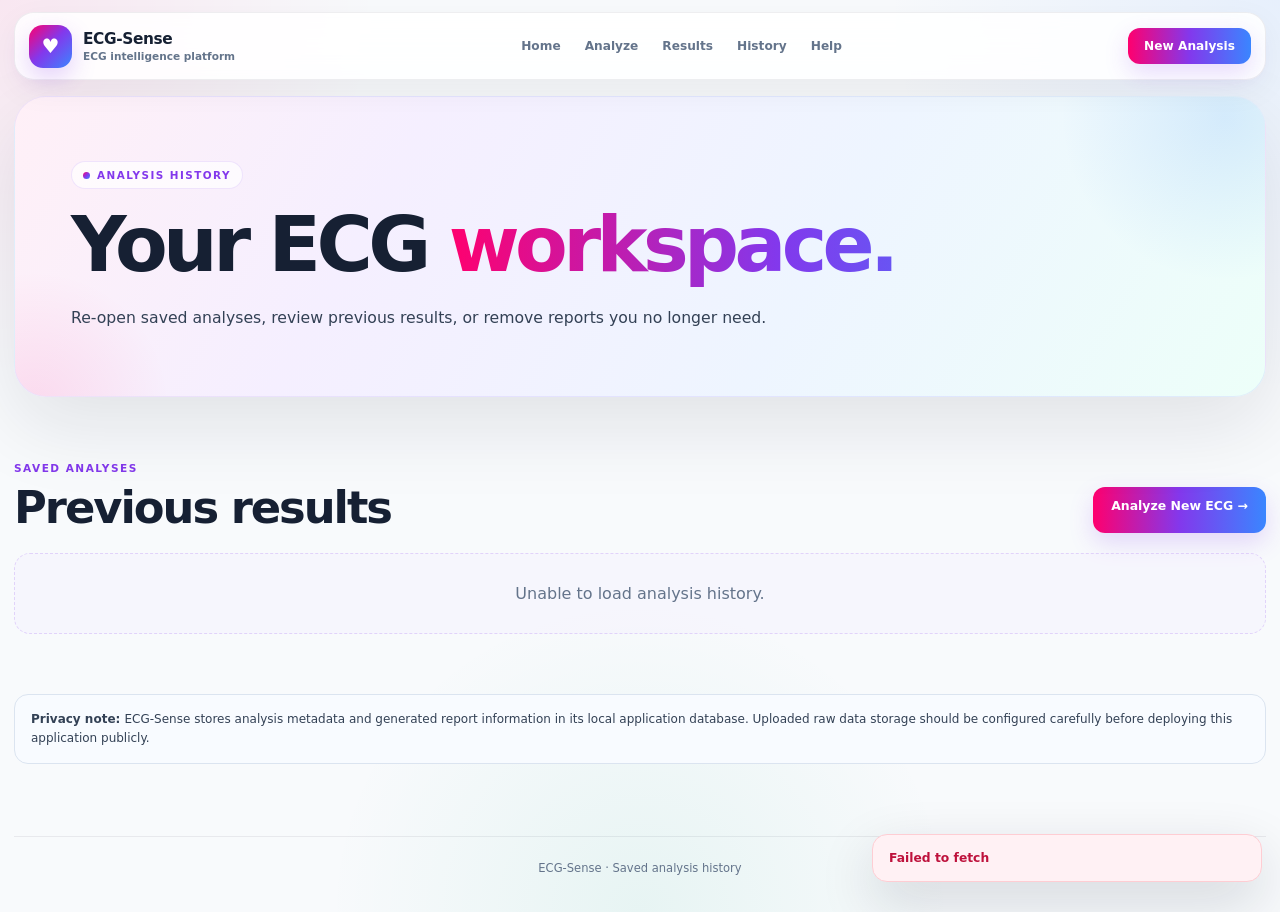
<file: web_app/pages/history.html>
<!DOCTYPE html>
<html lang="en">

<head>

    <meta charset="UTF-8">

    <meta
        name="viewport"
        content="width=device-width, initial-scale=1.0"
    >

    <meta
        name="description"
        content="ECG-Sense analysis history."
    >

    <title>ECG-Sense | History</title>

    <link
        rel="stylesheet"
        href="../assets/app.css"
    >

</head>


<body>

<div class="page">

    <header class="nav">

        <a
            href="../index.html"
            class="logo"
        >

            <div class="logo-mark">
                ♥
            </div>

            <div class="logo-text">
                <strong>ECG-Sense</strong>
                <span>ECG intelligence platform</span>
            </div>

        </a>


        <nav class="nav-links">

            <a href="../index.html">
                Home
            </a>

            <a href="upload.html">
                Analyze
            </a>

            <a href="validation.html">
                Results
            </a>

            <a
                href="history.html"
                aria-current="page"
            >
                History
            </a>

            <a href="help.html">
                Help
            </a>

        </nav>


        <a
            href="upload.html"
            class="nav-button"
        >
            New Analysis
        </a>

    </header>


    <main>

        <section class="hero">

            <span class="eyebrow">
                ANALYSIS HISTORY
            </span>

            <h1>
                Your ECG
                <span class="gradient-text">
                    workspace.
                </span>
            </h1>

            <p>
                Re-open saved analyses, review previous
                results, or remove reports you no longer need.
            </p>

        </section>


        <section class="content">

            <div
                style="
                    display:flex;
                    align-items:flex-end;
                    justify-content:space-between;
                    gap:15px;
                    flex-wrap:wrap;
                "
            >

                <div>

                    <span class="section-label">
                        SAVED ANALYSES
                    </span>

                    <h2>
                        Previous results
                    </h2>

                </div>


                <a
                    href="upload.html"
                    class="primary-button"
                >
                    Analyze New ECG →
                </a>

            </div>


            <div
                id="historyList"
                class="history-list"
            >

                <div class="history-empty">
                    Loading analysis history...
                </div>

            </div>

        </section>


        <section class="content">

            <div class="alert alert-info">

                <strong>
                    Privacy note:
                </strong>

                ECG-Sense stores analysis metadata and
                generated report information in its local
                application database. Uploaded raw data
                storage should be configured carefully before
                deploying this application publicly.

            </div>

        </section>

    </main>


    <footer
        style="
            margin:72px 0 28px;
            padding-top:24px;
            border-top:1px solid rgba(15,23,42,.07);
            text-align:center;
            color:#64748b;
            font-size:.72rem;
        "
    >
        ECG-Sense · Saved analysis history
    </footer>

</div>


<div
    id="globalStatus"
    class="global-status"
    aria-live="polite"
></div>


<script src="../assets/common.js"></script>
<script src="../assets/history.js"></script>

</body>

</html>
</file>
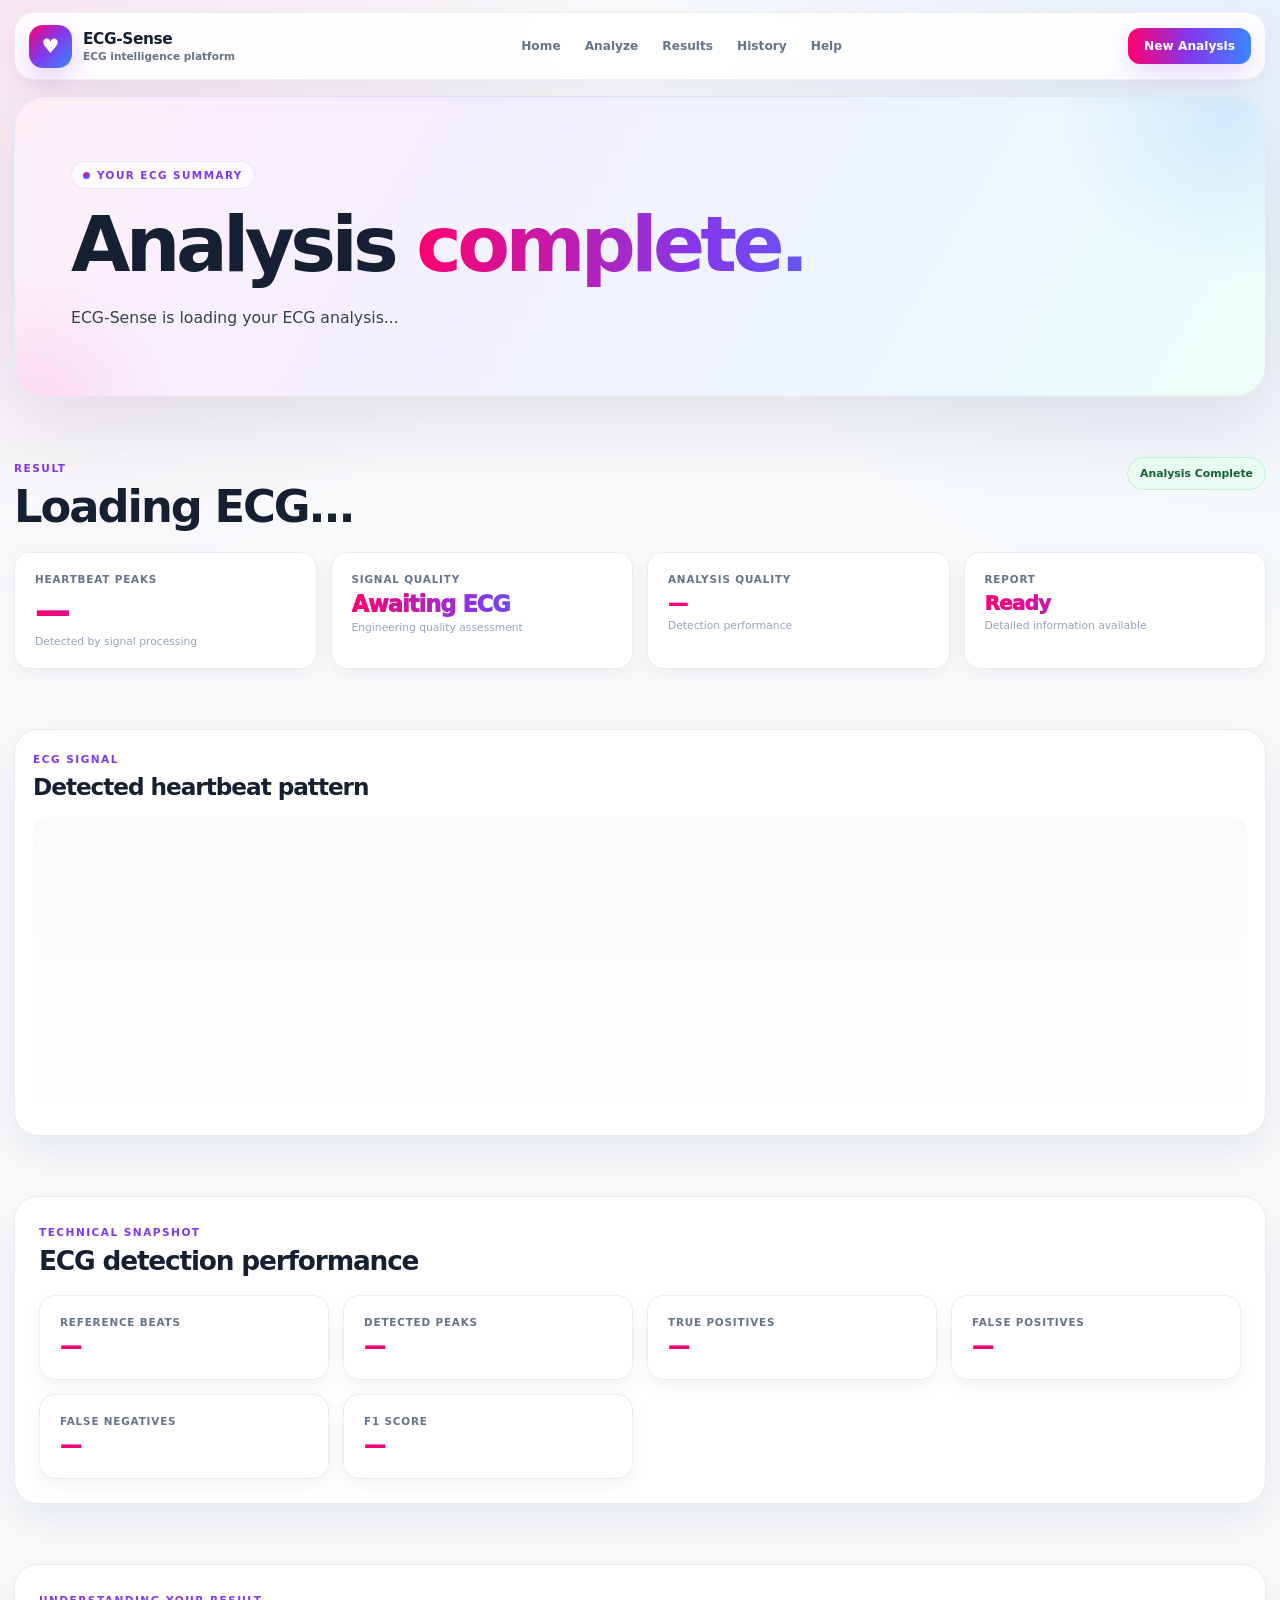
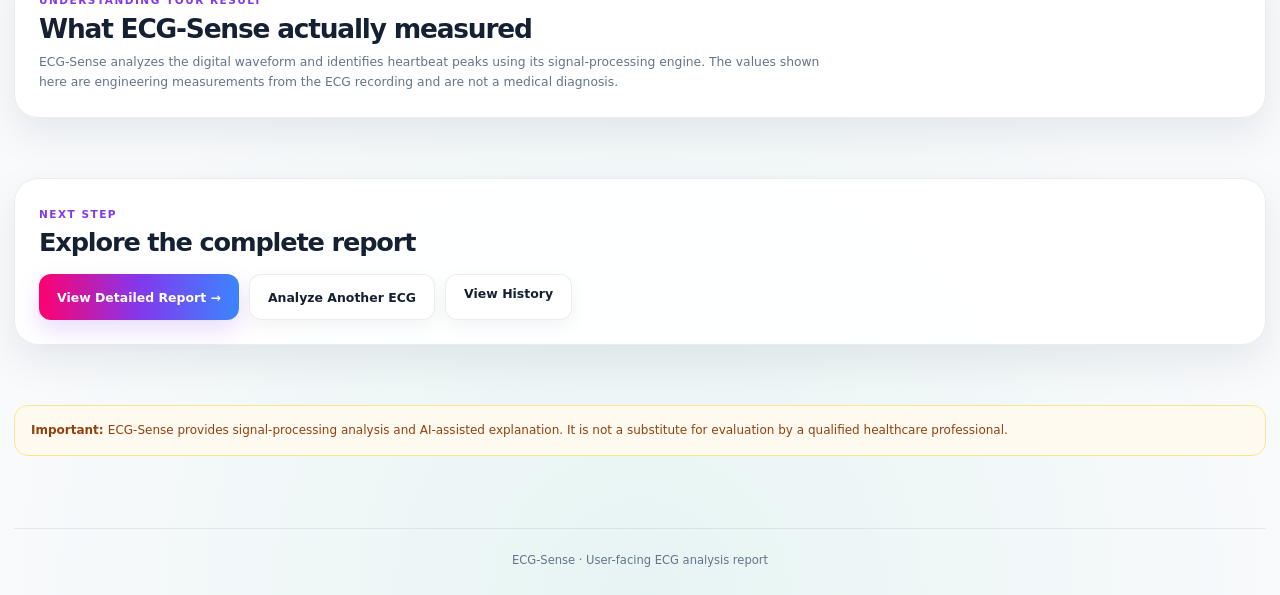
<file: web_app/pages/report.html>
<!DOCTYPE html>
<html lang="en">

<head>

    <meta charset="UTF-8">

    <meta
        name="viewport"
        content="width=device-width, initial-scale=1.0"
    >

    <meta
        name="description"
        content="ECG-Sense user-facing ECG analysis report."
    >

    <title>ECG-Sense | Report</title>

    <link
        rel="stylesheet"
        href="../assets/app.css"
    >

</head>


<body>

<div class="page">

    <!-- =====================================================
         NAVIGATION
         ===================================================== -->

    <header class="nav">

        <a
            href="../index.html"
            class="logo"
        >

            <div class="logo-mark">
                ♥
            </div>

            <div class="logo-text">

                <strong>
                    ECG-Sense
                </strong>

                <span>
                    ECG intelligence platform
                </span>

            </div>

        </a>


        <nav class="nav-links">

            <a href="../index.html">
                Home
            </a>

            <a href="upload.html">
                Analyze
            </a>

            <a href="validation.html">
                Results
            </a>

            <a href="history.html">
                History
            </a>

            <a href="help.html">
                Help
            </a>

        </nav>


        <a
            href="upload.html"
            class="nav-button"
        >
            New Analysis
        </a>

    </header>


    <!-- =====================================================
         MAIN
         ===================================================== -->

    <main>

        <!-- HERO -->

        <section class="hero">

            <span class="eyebrow">
                YOUR ECG SUMMARY
            </span>

            <h1>
                Analysis
                <span class="gradient-text">
                    complete.
                </span>
            </h1>

            <p id="reportDescription">
                ECG-Sense is loading your ECG analysis...
            </p>

        </section>


        <!-- =================================================
             RESULT SUMMARY
             ================================================= -->

        <section class="content">

            <div class="report-header">

                <div>

                    <span class="section-label">
                        RESULT
                    </span>

                    <h2
                        id="reportRecord"
                        style="margin-top:7px;"
                    >
                        Loading ECG...
                    </h2>

                </div>


                <div class="report-badge">
                    Analysis Complete
                </div>

            </div>


            <div class="metric-grid">


                <!-- HEARTBEAT PEAKS -->

                <div class="metric-card">

                    <div class="metric-label">
                        Heartbeat Peaks
                    </div>

                    <div
                        id="userBeatCount"
                        class="metric-value"
                    >
                        —
                    </div>

                    <div class="metric-caption">
                        Detected by signal processing
                    </div>

                </div>


                <!-- SIGNAL QUALITY -->

                <div class="metric-card">

                    <div class="metric-label">
                        Signal Quality
                    </div>

                    <div
                        id="userSignalQuality"
                        class="metric-value"
                        style="font-size:1.4rem;"
                    >
                        —
                    </div>

                    <div class="metric-caption">
                        Engineering quality assessment
                    </div>

                </div>


                <!-- ANALYSIS QUALITY -->

                <div class="metric-card">

                    <div class="metric-label">
                        Analysis Quality
                    </div>

                    <div
                        id="userAnalysisQuality"
                        class="metric-value"
                        style="font-size:1.25rem;"
                    >
                        —
                    </div>

                    <div class="metric-caption">
                        Detection performance
                    </div>

                </div>


                <!-- REPORT -->

                <div class="metric-card">

                    <div class="metric-label">
                        Report
                    </div>

                    <div
                        class="metric-value"
                        style="font-size:1.25rem;"
                    >
                        Ready
                    </div>

                    <div class="metric-caption">
                        Detailed information available
                    </div>

                </div>

            </div>

        </section>


        <!-- =================================================
             ECG WAVEFORM
             ================================================= -->

        <section class="content">

            <div class="waveform-card">

                <span class="section-label">
                    ECG SIGNAL
                </span>

                <h2
                    style="
                        margin-top:7px;
                        font-size:1.45rem;
                    "
                >
                    Detected heartbeat pattern
                </h2>


                <canvas
                    id="userEcgCanvas"
                    width="1200"
                    height="300"
                    style="
                        width:100%;
                        height:300px;
                        margin-top:18px;
                        display:block;
                    "
                ></canvas>

            </div>

        </section>


        <!-- =================================================
             TECHNICAL SNAPSHOT
             ================================================= -->

        <section class="content">

            <div class="card">

                <span class="section-label">
                    TECHNICAL SNAPSHOT
                </span>


                <h2
                    style="
                        margin-top:7px;
                        font-size:1.65rem;
                    "
                >
                    ECG detection performance
                </h2>


                <div
                    class="metric-grid"
                    style="margin-top:20px;"
                >


                    <!-- REFERENCE -->

                    <div class="metric-card">

                        <div class="metric-label">
                            Reference Beats
                        </div>

                        <div
                            id="detailReference"
                            class="metric-value"
                            style="font-size:1.35rem;"
                        >
                            —
                        </div>

                    </div>


                    <!-- DETECTED -->

                    <div class="metric-card">

                        <div class="metric-label">
                            Detected Peaks
                        </div>

                        <div
                            id="detailDetected"
                            class="metric-value"
                            style="font-size:1.35rem;"
                        >
                            —
                        </div>

                    </div>


                    <!-- TP -->

                    <div class="metric-card">

                        <div class="metric-label">
                            True Positives
                        </div>

                        <div
                            id="detailTP"
                            class="metric-value"
                            style="font-size:1.35rem;"
                        >
                            —
                        </div>

                    </div>


                    <!-- FP -->

                    <div class="metric-card">

                        <div class="metric-label">
                            False Positives
                        </div>

                        <div
                            id="detailFP"
                            class="metric-value"
                            style="font-size:1.35rem;"
                        >
                            —
                        </div>

                    </div>


                    <!-- FN -->

                    <div class="metric-card">

                        <div class="metric-label">
                            False Negatives
                        </div>

                        <div
                            id="detailFN"
                            class="metric-value"
                            style="font-size:1.35rem;"
                        >
                            —
                        </div>

                    </div>


                    <!-- F1 -->

                    <div class="metric-card">

                        <div class="metric-label">
                            F1 Score
                        </div>

                        <div
                            id="detailF1"
                            class="metric-value"
                            style="font-size:1.35rem;"
                        >
                            —
                        </div>

                    </div>

                </div>

            </div>

        </section>


        <!-- =================================================
             UNDERSTANDING RESULT
             ================================================= -->

        <section class="content">

            <div class="card">

                <span class="section-label">
                    UNDERSTANDING YOUR RESULT
                </span>

                <h2
                    style="
                        margin-top:7px;
                        font-size:1.65rem;
                    "
                >
                    What ECG-Sense actually measured
                </h2>

                <p
                    style="
                        color:#64748b;
                        max-width:800px;
                    "
                >
                    ECG-Sense analyzes the digital waveform
                    and identifies heartbeat peaks using its
                    signal-processing engine. The values shown
                    here are engineering measurements from the
                    ECG recording and are not a medical diagnosis.
                </p>

            </div>

        </section>


        <!-- =================================================
             NEXT STEP
             ================================================= -->

        <section class="content">

            <div class="card">

                <span class="section-label">
                    NEXT STEP
                </span>

                <h2
                    style="
                        margin-top:7px;
                        font-size:1.6rem;
                    "
                >
                    Explore the complete report
                </h2>


                <div
                    style="
                        display:flex;
                        gap:10px;
                        flex-wrap:wrap;
                        margin-top:18px;
                    "
                >

                    <button
                        id="viewDetailedReport"
                        class="primary-button"
                    >
                        View Detailed Report →
                    </button>


                    <button
                        id="newAnalysis"
                        class="secondary-button"
                    >
                        Analyze Another ECG
                    </button>


                    <a
                        href="history.html"
                        class="secondary-button"
                    >
                        View History
                    </a>

                </div>

            </div>

        </section>


        <!-- =================================================
             WARNING
             ================================================= -->

        <section class="content">

            <div class="alert alert-warning">

                <strong>
                    Important:
                </strong>

                ECG-Sense provides signal-processing
                analysis and AI-assisted explanation.
                It is not a substitute for evaluation
                by a qualified healthcare professional.

            </div>

        </section>

    </main>


    <!-- =====================================================
         FOOTER
         ===================================================== -->

    <footer
        style="
            margin:72px 0 28px;
            padding-top:24px;
            border-top:1px solid rgba(15,23,42,.07);
            text-align:center;
            color:#64748b;
            font-size:.72rem;
        "
    >
        ECG-Sense · User-facing ECG analysis report
    </footer>

</div>


<!-- GLOBAL STATUS -->

<div
    id="globalStatus"
    class="global-status"
    aria-live="polite"
></div>


<!-- =========================================================
     JAVASCRIPT
     IMPORTANT ORDER
     ========================================================= -->

<script
    src="../assets/common.js?v=20260825"
    defer
></script>

<script
    src="../assets/report.js?v=20260825"
    defer
></script>


<!-- =========================================================
     REPORT PAGE SAFETY CHECK
     ========================================================= -->

<script>

window.addEventListener("load", function () {

    console.log(
        "%c[ECG-Sense] REPORT HTML LOADED",
        "color:green;font-weight:bold;"
    );

    console.log(
        "[ECG-Sense] Current URL:",
        window.location.href
    );

    console.log(
        "[ECG-Sense] common.js:",
        typeof window.apiGet
    );

    console.log(
        "[ECG-Sense] report.js loadRecordReport:",
        typeof window.loadRecordReport
    );

    console.log(
        "[ECG-Sense] Script sources:",
        [...document.scripts].map(
            script => script.src
        )
    );

});

</script>


</body>

</html>
</file>
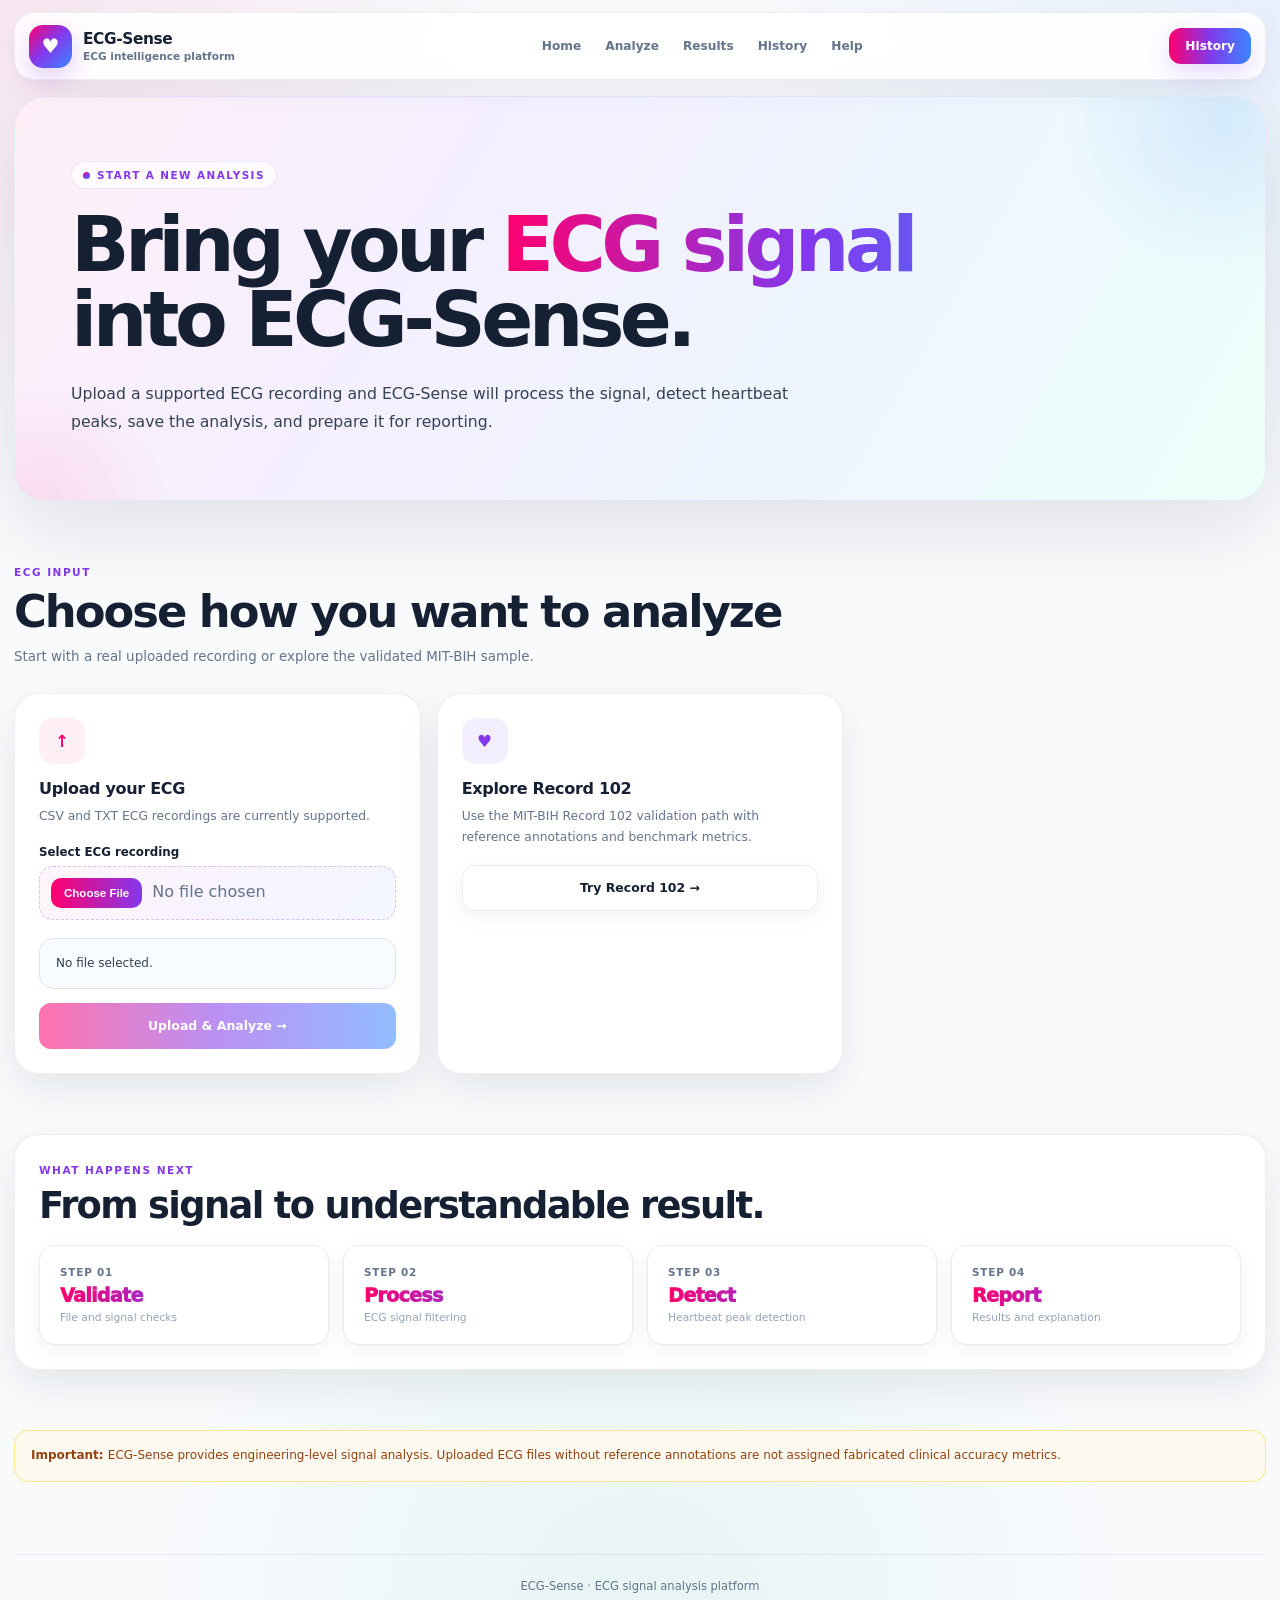
<file: web_app/pages/upload.html>
<!DOCTYPE html>
<html lang="en">

<head>
    <meta charset="UTF-8">

    <meta
        name="viewport"
        content="width=device-width, initial-scale=1.0"
    >

    <meta
        name="description"
        content="ECG-Sense ECG upload and analysis workspace."
    >

    <title>ECG-Sense | Analyze ECG</title>

    <link
        rel="stylesheet"
        href="../assets/app.css"
    >
</head>


<body>

<div class="page">

    <header class="nav">

        <a
            href="../index.html"
            class="logo"
        >
            <div class="logo-mark">♥</div>

            <div class="logo-text">
                <strong>ECG-Sense</strong>
                <span>ECG intelligence platform</span>
            </div>
        </a>

        <nav class="nav-links">

            <a href="../index.html">Home</a>

            <a
                href="upload.html"
                aria-current="page"
            >
                Analyze
            </a>

            <a href="validation.html">Results</a>

            <a href="history.html">History</a>

            <a href="help.html">Help</a>

        </nav>

        <a
            href="history.html"
            class="nav-button"
        >
            History
        </a>

    </header>


    <main>

        <section class="hero">

            <span class="eyebrow">
                START A NEW ANALYSIS
            </span>

            <h1>
                Bring your
                <span class="gradient-text">
                    ECG signal
                </span>
                into ECG-Sense.
            </h1>

            <p>
                Upload a supported ECG recording and
                ECG-Sense will process the signal,
                detect heartbeat peaks, save the analysis,
                and prepare it for reporting.
            </p>

        </section>


        <section class="content">

            <span class="section-label">
                ECG INPUT
            </span>

            <h2>
                Choose how you want to analyze
            </h2>

            <p class="content-description">
                Start with a real uploaded recording or
                explore the validated MIT-BIH sample.
            </p>


            <div class="card-grid">

                <article class="card">

                    <div
                        class="icon"
                        style="
                            color:#ff006e;
                            background:#fff0f6;
                        "
                    >
                        ↑
                    </div>

                    <h3>
                        Upload your ECG
                    </h3>

                    <p>
                        CSV and TXT ECG recordings are
                        currently supported.
                    </p>


                    <div class="form-group">

                        <label for="ecgFile">
                            Select ECG recording
                        </label>

                        <input
                            id="ecgFile"
                            type="file"
                            accept=".csv,.txt"
                        >

                    </div>


                    <div
                        id="fileStatus"
                        class="alert alert-info"
                    >
                        No file selected.
                    </div>


                    <button
                        id="uploadButton"
                        class="primary-button"
                        style="
                            width:100%;
                            margin-top:14px;
                        "
                        disabled
                    >
                        Upload & Analyze →
                    </button>

                </article>


                <article class="card">

                    <div
                        class="icon"
                        style="
                            color:#8338ec;
                            background:#f4efff;
                        "
                    >
                        ♥
                    </div>

                    <h3>
                        Explore Record 102
                    </h3>

                    <p>
                        Use the MIT-BIH Record 102
                        validation path with reference
                        annotations and benchmark metrics.
                    </p>

                    <a
                        href="analyze.html?mode=sample"
                        class="secondary-button"
                        style="
                            display:flex;
                            align-items:center;
                            justify-content:center;
                            margin-top:18px;
                            width:100%;
                        "
                    >
                        Try Record 102 →
                    </a>

                </article>

            </div>


            <div
                id="liveStatus"
                class="card"
                style="display:none; margin-top:18px;"
            >

                <span class="section-label">
                    LIVE STATUS
                </span>

                <h3 id="statusTitle">
                    Processing...
                </h3>

                <p id="statusMessage">
                    Connecting to ECG-Sense.
                </p>

            </div>

        </section>


        <section class="content">

            <div class="card">

                <span class="section-label">
                    WHAT HAPPENS NEXT
                </span>

                <h2
                    style="
                        margin-top:8px;
                        font-size:clamp(
                            1.7rem,
                            4vw,
                            2.3rem
                        );
                    "
                >
                    From signal to understandable result.
                </h2>

                <div class="metric-grid">

                    <div class="metric-card">
                        <div class="metric-label">
                            Step 01
                        </div>
                        <div
                            class="metric-value"
                            style="
                                font-size:1.2rem;
                            "
                        >
                            Validate
                        </div>
                        <div class="metric-caption">
                            File and signal checks
                        </div>
                    </div>

                    <div class="metric-card">
                        <div class="metric-label">
                            Step 02
                        </div>
                        <div
                            class="metric-value"
                            style="
                                font-size:1.2rem;
                            "
                        >
                            Process
                        </div>
                        <div class="metric-caption">
                            ECG signal filtering
                        </div>
                    </div>

                    <div class="metric-card">
                        <div class="metric-label">
                            Step 03
                        </div>
                        <div
                            class="metric-value"
                            style="
                                font-size:1.2rem;
                            "
                        >
                            Detect
                        </div>
                        <div class="metric-caption">
                            Heartbeat peak detection
                        </div>
                    </div>

                    <div class="metric-card">
                        <div class="metric-label">
                            Step 04
                        </div>
                        <div
                            class="metric-value"
                            style="
                                font-size:1.2rem;
                            "
                        >
                            Report
                        </div>
                        <div class="metric-caption">
                            Results and explanation
                        </div>
                    </div>

                </div>

            </div>

        </section>


        <section class="content">

            <div class="alert alert-warning">

                <strong>
                    Important:
                </strong>

                ECG-Sense provides engineering-level
                signal analysis. Uploaded ECG files
                without reference annotations are not
                assigned fabricated clinical accuracy
                metrics.

            </div>

        </section>

    </main>


    <footer
        style="
            margin:72px 0 28px;
            padding-top:24px;
            border-top:1px solid rgba(15,23,42,.07);
            text-align:center;
            color:#64748b;
            font-size:.72rem;
        "
    >
        ECG-Sense · ECG signal analysis platform
    </footer>

</div>


<div
    id="globalStatus"
    class="global-status"
    aria-live="polite"
></div>


<script src="../assets/common.js"></script>
<script src="../assets/upload.js"></script>

</body>

</html>
</file>
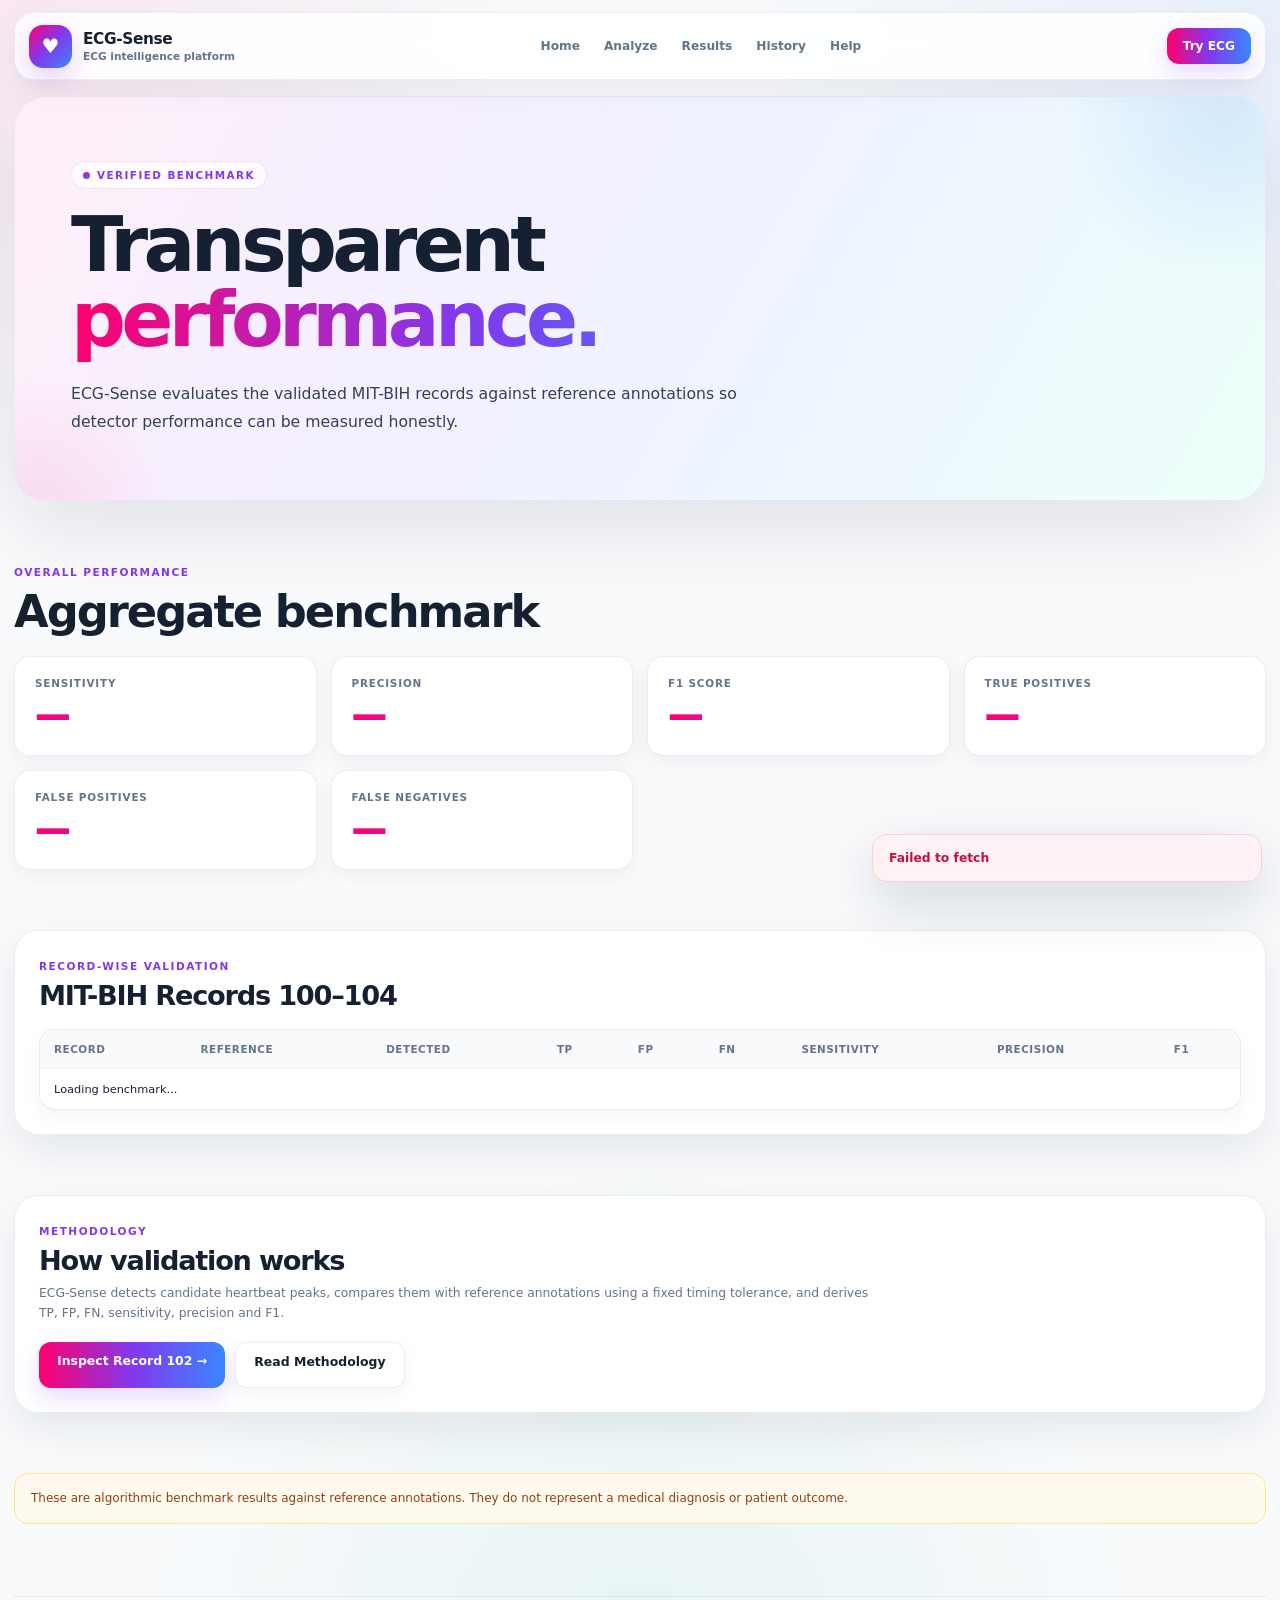
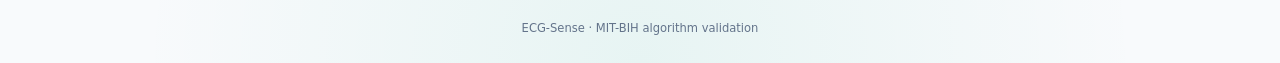
<file: web_app/pages/validation.html>
<!DOCTYPE html>
<html lang="en">

<head>

    <meta charset="UTF-8">

    <meta
        name="viewport"
        content="width=device-width, initial-scale=1.0"
    >

    <meta
        name="description"
        content="ECG-Sense MIT-BIH validation benchmark."
    >

    <title>ECG-Sense | Validation Results</title>

    <link
        rel="stylesheet"
        href="../assets/app.css"
    >

</head>


<body>

<div class="page">

    <header class="nav">

        <a
            href="../index.html"
            class="logo"
        >

            <div class="logo-mark">
                ♥
            </div>

            <div class="logo-text">
                <strong>ECG-Sense</strong>
                <span>ECG intelligence platform</span>
            </div>

        </a>


        <nav class="nav-links">

            <a href="../index.html">
                Home
            </a>

            <a href="upload.html">
                Analyze
            </a>

            <a
                href="validation.html"
                aria-current="page"
            >
                Results
            </a>

            <a href="history.html">
                History
            </a>

            <a href="help.html">
                Help
            </a>

        </nav>


        <a
            href="upload.html"
            class="nav-button"
        >
            Try ECG
        </a>

    </header>


    <main>

        <section class="hero">

            <span class="eyebrow">
                VERIFIED BENCHMARK
            </span>

            <h1>
                Transparent
                <span class="gradient-text">
                    performance.
                </span>
            </h1>

            <p>
                ECG-Sense evaluates the validated MIT-BIH
                records against reference annotations so
                detector performance can be measured honestly.
            </p>

        </section>


        <section class="content">

            <span class="section-label">
                OVERALL PERFORMANCE
            </span>

            <h2>
                Aggregate benchmark
            </h2>


            <div class="metric-grid">

                <div class="metric-card">
                    <div class="metric-label">
                        Sensitivity
                    </div>
                    <div
                        id="overallSensitivity"
                        class="metric-value"
                    >
                        —
                    </div>
                </div>

                <div class="metric-card">
                    <div class="metric-label">
                        Precision
                    </div>
                    <div
                        id="overallPrecision"
                        class="metric-value"
                    >
                        —
                    </div>
                </div>

                <div class="metric-card">
                    <div class="metric-label">
                        F1 Score
                    </div>
                    <div
                        id="overallF1"
                        class="metric-value"
                    >
                        —
                    </div>
                </div>

                <div class="metric-card">
                    <div class="metric-label">
                        True Positives
                    </div>
                    <div
                        id="overallTP"
                        class="metric-value"
                    >
                        —
                    </div>
                </div>

                <div class="metric-card">
                    <div class="metric-label">
                        False Positives
                    </div>
                    <div
                        id="overallFP"
                        class="metric-value"
                    >
                        —
                    </div>
                </div>

                <div class="metric-card">
                    <div class="metric-label">
                        False Negatives
                    </div>
                    <div
                        id="overallFN"
                        class="metric-value"
                    >
                        —
                    </div>
                </div>

            </div>

        </section>


        <section class="content">

            <div
                class="card"
                style="
                    overflow:hidden;
                "
            >

                <span class="section-label">
                    RECORD-WISE VALIDATION
                </span>

                <h2
                    style="
                        margin-top:7px;
                        font-size:1.7rem;
                    "
                >
                    MIT-BIH Records 100–104
                </h2>


                <div class="table-wrap">

                    <table
                        class="data-table"
                        aria-label="ECG-Sense benchmark results"
                    >

                        <thead>

                            <tr>

                                <th>
                                    Record
                                </th>

                                <th>
                                    Reference
                                </th>

                                <th>
                                    Detected
                                </th>

                                <th>
                                    TP
                                </th>

                                <th>
                                    FP
                                </th>

                                <th>
                                    FN
                                </th>

                                <th>
                                    Sensitivity
                                </th>

                                <th>
                                    Precision
                                </th>

                                <th>
                                    F1
                                </th>

                            </tr>

                        </thead>

                        <tbody id="benchmarkBody">

                            <tr>
                                <td colspan="9">
                                    Loading benchmark...
                                </td>
                            </tr>

                        </tbody>

                    </table>

                </div>

            </div>

        </section>


        <section class="content">

            <div class="card">

                <span class="section-label">
                    METHODOLOGY
                </span>

                <h2
                    style="
                        margin-top:7px;
                        font-size:1.7rem;
                    "
                >
                    How validation works
                </h2>

                <p
                    style="
                        color:#64748b;
                        max-width:850px;
                    "
                >
                    ECG-Sense detects candidate heartbeat peaks,
                    compares them with reference annotations
                    using a fixed timing tolerance, and derives
                    TP, FP, FN, sensitivity, precision and F1.
                </p>


                <div
                    style="
                        display:flex;
                        gap:10px;
                        flex-wrap:wrap;
                        margin-top:18px;
                    "
                >

                    <a
                        href="advanced.html?record=102"
                        class="primary-button"
                    >
                        Inspect Record 102 →
                    </a>

                    <a
                        href="help.html"
                        class="secondary-button"
                    >
                        Read Methodology
                    </a>

                </div>

            </div>

        </section>


        <section class="content">

            <div class="alert alert-warning">

                These are algorithmic benchmark results against
                reference annotations. They do not represent a
                medical diagnosis or patient outcome.

            </div>

        </section>

    </main>


    <footer
        style="
            margin:72px 0 28px;
            padding-top:24px;
            border-top:1px solid rgba(15,23,42,.07);
            text-align:center;
            color:#64748b;
            font-size:.72rem;
        "
    >
        ECG-Sense · MIT-BIH algorithm validation
    </footer>

</div>


<div
    id="globalStatus"
    class="global-status"
    aria-live="polite"
></div>


<script src="../assets/common.js"></script>
<script src="../assets/validation.js"></script>

</body>

</html>
</file>
<file: web_app/assets/app.css>
/* ============================================================
   ECG-SENSE
   WORLD-CLASS PRODUCT UI
   Bright / Clean / Human-Centered / Mobile First
   ============================================================ */

:root {
    --pink: #ff006e;
    --pink-soft: #fff0f6;

    --purple: #8338ec;
    --purple-soft: #f3edff;

    --blue: #3a86ff;
    --blue-soft: #edf4ff;

    --cyan: #00b8d9;
    --cyan-soft: #e9fbff;

    --green: #06a77d;
    --green-soft: #eafbf5;

    --orange: #ff9f1c;
    --orange-soft: #fff7e7;

    --red: #e11d48;
    --red-soft: #fff1f4;

    --ink: #162033;
    --ink-soft: #334155;
    --muted: #64748b;
    --subtle: #94a3b8;

    --surface: #ffffff;
    --surface-soft: #f8fafc;
    --surface-tint: #fcfdff;

    --border: rgba(15, 23, 42, 0.08);
    --border-strong: rgba(15, 23, 42, 0.13);

    --shadow-sm:
        0 6px 20px rgba(15, 23, 42, 0.05);

    --shadow-md:
        0 16px 42px rgba(15, 23, 42, 0.08);

    --shadow-lg:
        0 28px 80px rgba(15, 23, 42, 0.10);

    --radius-sm: 10px;
    --radius-md: 16px;
    --radius-lg: 24px;
    --radius-xl: 32px;

    --max-width: 1400px;

    --transition:
        180ms cubic-bezier(.2,.8,.2,1);
}


/* ============================================================
   RESET
   ============================================================ */

*,
*::before,
*::after {
    box-sizing: border-box;
}

html {
    scroll-behavior: smooth;
    text-size-adjust: 100%;
}

body {
    margin: 0;
    min-height: 100vh;

    color: var(--ink);

    font-family:
        Inter,
        ui-sans-serif,
        system-ui,
        -apple-system,
        BlinkMacSystemFont,
        "Segoe UI",
        sans-serif;

    background:
        radial-gradient(
            circle at 0% 0%,
            rgba(255, 0, 110, 0.08),
            transparent 24%
        ),
        radial-gradient(
            circle at 100% 0%,
            rgba(58, 134, 255, 0.09),
            transparent 25%
        ),
        radial-gradient(
            circle at 50% 100%,
            rgba(6, 167, 125, 0.07),
            transparent 28%
        ),
        #f8fafc;

    -webkit-font-smoothing: antialiased;
    text-rendering: optimizeLegibility;
}

body::selection {
    background: rgba(131, 56, 236, 0.18);
}

img,
svg,
canvas,
video {
    display: block;
    max-width: 100%;
}

button,
input,
select,
textarea {
    font: inherit;
}

button {
    border: 0;
}

a {
    color: inherit;
    text-decoration: none;
}

p,
h1,
h2,
h3,
h4,
h5,
h6 {
    margin-top: 0;
}

p {
    line-height: 1.7;
}


/* ============================================================
   GLOBAL CONTAINER
   ============================================================ */

.page {
    width:
        min(
            calc(100% - 28px),
            var(--max-width)
        );

    margin-inline: auto;
}


/* ============================================================
   NAVIGATION
   ============================================================ */

.nav {
    position: sticky;
    top: 12px;
    z-index: 1000;

    min-height: 68px;

    margin-top: 12px;
    padding: 10px 14px;

    display: flex;
    align-items: center;
    justify-content: space-between;
    gap: 18px;

    border:
        1px solid rgba(15, 23, 42, 0.07);

    border-radius: 20px;

    background:
        rgba(255, 255, 255, 0.88);

    backdrop-filter:
        blur(20px)
        saturate(150%);

    -webkit-backdrop-filter:
        blur(20px)
        saturate(150%);

    box-shadow:
        0 10px 32px rgba(15, 23, 42, 0.05);
}

.logo {
    min-width: 0;

    display: flex;
    align-items: center;
    gap: 11px;
}

.logo-mark {
    width: 43px;
    height: 43px;
    flex: 0 0 43px;

    display: grid;
    place-items: center;

    border-radius: 14px;

    color: #ffffff;

    font-size: 20px;
    font-weight: 900;

    background:
        linear-gradient(
            135deg,
            var(--pink),
            var(--purple) 48%,
            var(--blue)
        );

    box-shadow:
        0 10px 24px rgba(131, 56, 236, 0.22);
}

.logo-text {
    min-width: 0;
}

.logo-text strong {
    display: block;

    font-size: 0.96rem;
    font-weight: 900;

    letter-spacing: -0.025em;
}

.logo-text span {
    display: block;

    margin-top: 2px;

    color: var(--muted);

    font-size: 0.66rem;
    font-weight: 650;

    white-space: nowrap;
}

.nav-links {
    display: flex;
    align-items: center;
    gap: 24px;
}

.nav-links a {
    position: relative;

    color: var(--muted);

    font-size: 0.76rem;
    font-weight: 800;

    transition:
        color var(--transition);
}

.nav-links a::after {
    content: "";

    position: absolute;

    left: 0;
    right: 0;
    bottom: -8px;

    height: 2px;

    border-radius: 999px;

    background:
        linear-gradient(
            90deg,
            var(--pink),
            var(--purple),
            var(--blue)
        );

    transform: scaleX(0);
    transform-origin: center;

    transition:
        transform var(--transition);
}

.nav-links a:hover {
    color: var(--purple);
}

.nav-links a:hover::after {
    transform: scaleX(1);
}

.nav-button {
    padding: 11px 16px;

    border-radius: 12px;

    color: #ffffff;

    background:
        linear-gradient(
            90deg,
            var(--pink),
            var(--purple),
            var(--blue)
        );

    font-size: 0.76rem;
    font-weight: 850;

    cursor: pointer;

    box-shadow:
        0 9px 24px rgba(131, 56, 236, 0.18);

    transition:
        transform var(--transition),
        box-shadow var(--transition),
        filter var(--transition);
}

.nav-button:hover {
    transform: translateY(-1px);

    box-shadow:
        0 13px 30px rgba(131, 56, 236, 0.23);

    filter: brightness(1.03);
}


/* ============================================================
   HERO
   ============================================================ */

.hero {
    position: relative;
    overflow: hidden;

    margin-top: 16px;
    padding: 64px 56px;

    border:
        1px solid rgba(99, 102, 241, 0.10);

    border-radius: var(--radius-xl);

    background:
        linear-gradient(
            120deg,
            #fff0f7 0%,
            #f5efff 30%,
            #eef5ff 63%,
            #edfff9 100%
        );

    box-shadow: var(--shadow-lg);
}

.hero::before {
    content: "";

    position: absolute;

    width: 340px;
    height: 340px;

    right: -130px;
    top: -150px;

    border-radius: 50%;

    background:
        radial-gradient(
            circle,
            rgba(58, 134, 255, 0.14),
            transparent 68%
        );

    pointer-events: none;
}

.hero::after {
    content: "";

    position: absolute;

    width: 280px;
    height: 280px;

    left: -120px;
    bottom: -150px;

    border-radius: 50%;

    background:
        radial-gradient(
            circle,
            rgba(255, 0, 110, 0.09),
            transparent 68%
        );

    pointer-events: none;
}

.eyebrow {
    position: relative;
    z-index: 1;

    display: inline-flex;
    align-items: center;
    gap: 7px;

    padding: 7px 11px;

    border:
        1px solid rgba(131, 56, 236, 0.12);

    border-radius: 999px;

    color: var(--purple);

    background:
        rgba(255, 255, 255, 0.70);

    font-size: 0.65rem;
    font-weight: 900;

    letter-spacing: 0.14em;
}

.eyebrow::before {
    content: "";

    width: 7px;
    height: 7px;

    border-radius: 50%;

    background:
        linear-gradient(
            135deg,
            var(--pink),
            var(--purple),
            var(--blue)
        );
}

.hero h1 {
    position: relative;
    z-index: 1;

    max-width: 900px;

    margin:
        18px 0 0;

    color: var(--ink);

    font-size:
        clamp(
            2.8rem,
            6vw,
            5.4rem
        );

    line-height: 0.98;

    letter-spacing: -0.06em;
}

.gradient-text {
    background:
        linear-gradient(
            90deg,
            var(--pink),
            var(--purple),
            var(--blue),
            var(--green)
        );

    background-size: 220% auto;

    -webkit-background-clip: text;
    background-clip: text;

    color: transparent;

    animation:
        gradientShift 7s ease infinite;
}

@keyframes gradientShift {
    0% {
        background-position: 0% center;
    }

    50% {
        background-position: 100% center;
    }

    100% {
        background-position: 0% center;
    }
}

.hero p {
    position: relative;
    z-index: 1;

    max-width: 720px;

    margin:
        22px 0 0;

    color: var(--ink-soft);

    font-size: 0.98rem;

    line-height: 1.8;
}


/* ============================================================
   SECTION
   ============================================================ */

.content {
    margin-top: 60px;
}

.section-label {
    display: inline-block;

    color: var(--purple);

    font-size: 0.66rem;
    font-weight: 900;

    letter-spacing: 0.14em;
}

.content h2 {
    margin:
        8px 0 0;

    font-size:
        clamp(
            1.8rem,
            4vw,
            2.8rem
        );

    line-height: 1.08;

    letter-spacing: -0.045em;
}

.content-description {
    max-width: 700px;

    margin-top: 10px;

    color: var(--muted);

    font-size: 0.84rem;
}


/* ============================================================
   CARD GRID
   ============================================================ */

.card-grid {
    margin-top: 24px;

    display: grid;

    grid-template-columns:
        repeat(
            3,
            minmax(0, 1fr)
        );

    gap: 16px;
}

.card {
    position: relative;

    padding: 24px;

    border:
        1px solid var(--border);

    border-radius: var(--radius-lg);

    background:
        rgba(255, 255, 255, 0.93);

    box-shadow:
        var(--shadow-md);

    transition:
        transform var(--transition),
        box-shadow var(--transition),
        border-color var(--transition);
}

.card::before {
    content: "";

    position: absolute;

    left: 18px;
    right: 18px;
    top: 0;

    height: 3px;

    border-radius:
        0 0 999px 999px;

    background:
        linear-gradient(
            90deg,
            rgba(255, 0, 110, .0),
            rgba(131, 56, 236, .65),
            rgba(58, 134, 255, .0)
        );

    opacity: 0;

    transition:
        opacity var(--transition);
}

.card:hover {
    transform: translateY(-4px);

    border-color:
        rgba(131, 56, 236, 0.12);

    box-shadow:
        0 24px 54px
        rgba(15, 23, 42, 0.10);
}

.card:hover::before {
    opacity: 1;
}

.card h3 {
    margin:
        15px 0 0;

    font-size: 1rem;
    font-weight: 900;

    letter-spacing: -0.02em;
}

.card p {
    margin:
        8px 0 0;

    color: var(--muted);

    font-size: 0.77rem;

    line-height: 1.65;
}


/* ============================================================
   ICON
   ============================================================ */

.icon {
    width: 46px;
    height: 46px;

    display: grid;
    place-items: center;

    border-radius: 14px;

    font-size: 1.05rem;
    font-weight: 900;
}


/* ============================================================
   BUTTONS
   ============================================================ */

.primary-button,
.secondary-button {
    min-height: 46px;

    padding:
        11px 18px;

    border-radius: 12px;

    font-size: 0.78rem;
    font-weight: 850;

    cursor: pointer;

    transition:
        transform var(--transition),
        box-shadow var(--transition),
        filter var(--transition),
        background var(--transition);
}

.primary-button {
    color: #ffffff;

    background:
        linear-gradient(
            90deg,
            var(--pink),
            var(--purple),
            var(--blue)
        );

    box-shadow:
        0 10px 24px
        rgba(131, 56, 236, 0.18);
}

.primary-button:hover:not(:disabled) {
    transform: translateY(-1px);

    box-shadow:
        0 14px 32px
        rgba(131, 56, 236, 0.23);

    filter: brightness(1.04);
}

.secondary-button {
    color: var(--ink);

    border:
        1px solid var(--border);

    background:
        rgba(255, 255, 255, 0.94);

    box-shadow:
        var(--shadow-sm);
}

.secondary-button:hover:not(:disabled) {
    transform: translateY(-1px);

    border-color:
        rgba(131, 56, 236, 0.17);

    box-shadow:
        var(--shadow-md);
}

button:disabled {
    opacity: 0.55;

    cursor: not-allowed;

    transform: none !important;

    box-shadow: none !important;
}


/* ============================================================
   FORM
   ============================================================ */

.form-card {
    position: relative;

    max-width: 820px;

    margin-top: 24px;

    padding: 28px;

    border:
        1px solid var(--border);

    border-radius:
        var(--radius-lg);

    background:
        rgba(255, 255, 255, 0.96);

    box-shadow:
        var(--shadow-lg);
}

.form-group {
    margin-top: 18px;
}

.form-group label {
    display: block;

    margin-bottom: 7px;

    color: var(--ink);

    font-size: 0.74rem;
    font-weight: 850;
}

.form-group input,
.form-group select,
.form-group textarea {
    width: 100%;

    min-height: 46px;

    padding:
        11px 13px;

    border:
        1px solid #dbe2ea;

    border-radius: 12px;

    outline: none;

    color: var(--ink);

    background:
        #ffffff;

    transition:
        border-color var(--transition),
        box-shadow var(--transition);
}

.form-group textarea {
    min-height: 120px;
    resize: vertical;
}

.form-group input:focus,
.form-group select:focus,
.form-group textarea:focus {
    border-color:
        rgba(131, 56, 236, 0.45);

    box-shadow:
        0 0 0 4px
        rgba(131, 56, 236, 0.08);
}


/* ============================================================
   FILE INPUT
   ============================================================ */

input[type="file"] {
    width: 100%;

    padding: 11px;

    border:
        1px dashed
        rgba(131, 56, 236, 0.28);

    border-radius: 14px;

    color: var(--muted);

    background:
        linear-gradient(
            135deg,
            rgba(255, 240, 246, 0.65),
            rgba(243, 237, 255, 0.65),
            rgba(237, 244, 255, 0.65)
        );

    cursor: pointer;
}

input[type="file"]::file-selector-button {
    margin-right: 10px;

    padding:
        9px 13px;

    border: 0;

    border-radius: 10px;

    color: white;

    background:
        linear-gradient(
            90deg,
            var(--pink),
            var(--purple)
        );

    font-size: 0.72rem;
    font-weight: 800;

    cursor: pointer;
}


/* ============================================================
   STATUS / TOAST
   ============================================================ */

.global-status {
    position: fixed;

    right: 18px;
    bottom: 18px;

    z-index: 99999;

    width:
        min(
            390px,
            calc(100vw - 36px)
        );

    padding:
        14px 16px;

    border:
        1px solid var(--border);

    border-radius: 15px;

    color: var(--ink);

    background:
        rgba(255,255,255,.97);

    box-shadow:
        0 20px 55px
        rgba(15, 23, 42, 0.16);

    font-size: 0.77rem;
    font-weight: 750;

    line-height: 1.5;

    transform:
        translateY(20px);

    opacity: 0;

    pointer-events: none;

    transition:
        transform var(--transition),
        opacity var(--transition);
}

.global-status.show {
    transform:
        translateY(0);

    opacity: 1;
}

.global-status[data-type="success"] {
    color: #166534;

    border-color:
        #bbf7d0;

    background:
        #f0fdf4;
}

.global-status[data-type="error"] {
    color: #be123c;

    border-color:
        #fecdd3;

    background:
        #fff1f4;
}

.global-status[data-type="warning"] {
    color: #92400e;

    border-color:
        #fde68a;

    background:
        #fffaf0;
}

.global-status[data-type="info"] {
    color: #475569;

    border-color:
        #dbe4f0;
}


/* ============================================================
   LIVE ANALYSIS PANEL
   ============================================================ */

#liveStatus {
    overflow: hidden;
}

#liveStatus::after {
    content: "";

    position: absolute;

    left: 0;
    bottom: 0;

    width: 100%;
    height: 3px;

    background:
        linear-gradient(
            90deg,
            var(--pink),
            var(--purple),
            var(--blue),
            var(--green)
        );

    background-size:
        250% 100%;

    animation:
        loadingLine 2s linear infinite;
}

@keyframes loadingLine {
    0% {
        background-position: 0% 50%;
    }

    100% {
        background-position: 250% 50%;
    }
}


/* ============================================================
   METRIC GRID
   ============================================================ */

.metric-grid {
    margin-top: 20px;

    display: grid;

    grid-template-columns:
        repeat(
            4,
            minmax(0, 1fr)
        );

    gap: 14px;
}

.metric-card {
    padding: 20px;

    border:
        1px solid var(--border);

    border-radius:
        var(--radius-md);

    background:
        rgba(255,255,255,.96);

    box-shadow:
        var(--shadow-sm);

    transition:
        transform var(--transition),
        box-shadow var(--transition);
}

.metric-card:hover {
    transform: translateY(-3px);

    box-shadow:
        var(--shadow-md);
}

.metric-label {
    color: var(--muted);

    font-size: 0.65rem;
    font-weight: 850;

    text-transform: uppercase;

    letter-spacing: .08em;
}

.metric-value {
    margin-top: 6px;

    font-size:
        clamp(
            1.45rem,
            3vw,
            2.15rem
        );

    font-weight: 950;

    letter-spacing: -0.04em;

    background:
        linear-gradient(
            90deg,
            var(--pink),
            var(--purple),
            var(--blue)
        );

    -webkit-background-clip: text;
    background-clip: text;

    color: transparent;
}

.metric-caption {
    margin-top: 4px;

    color: var(--subtle);

    font-size: 0.67rem;
}


/* ============================================================
   REPORT
   ============================================================ */

.report-header {
    display: flex;
    align-items: flex-start;
    justify-content: space-between;
    gap: 18px;
}

.report-badge {
    flex: 0 0 auto;

    padding:
        9px 12px;

    border:
        1px solid #bbf7d0;

    border-radius: 999px;

    color: #166534;

    background:
        #ecfdf5;

    font-size: 0.68rem;
    font-weight: 850;
}

.report-section {
    margin-top: 18px;

    padding: 25px;

    border:
        1px solid var(--border);

    border-radius:
        var(--radius-lg);

    background:
        rgba(255,255,255,.96);

    box-shadow:
        var(--shadow-sm);
}

.report-section h3 {
    margin: 0;

    font-size: 1rem;
}

.report-section p {
    margin-top: 9px;

    color: var(--muted);

    font-size: 0.8rem;
}


/* ============================================================
   WAVEFORM
   ============================================================ */

.waveform-card {
    position: relative;

    overflow: hidden;

    margin-top: 18px;

    padding: 18px;

    border:
        1px solid var(--border);

    border-radius:
        var(--radius-lg);

    background:
        #ffffff;

    box-shadow:
        var(--shadow-md);
}

.waveform-card canvas {
    width: 100%;

    min-height: 260px;

    border-radius:
        14px;

    background:
        linear-gradient(
            rgba(248, 250, 252, 0.96),
            rgba(255, 255, 255, 0.96)
        );
}


/* ============================================================
   PROGRESS
   ============================================================ */

.progress-track {
    width: 100%;
    height: 9px;

    overflow: hidden;

    border-radius: 999px;

    background:
        #edf1f6;
}

.progress-bar {
    width: 0;
    height: 100%;

    border-radius: inherit;

    background:
        linear-gradient(
            90deg,
            var(--pink),
            var(--purple),
            var(--blue),
            var(--green)
        );

    transition:
        width 400ms ease;
}


/* ============================================================
   HISTORY
   ============================================================ */

.history-list {
    margin-top: 20px;

    display: grid;

    gap: 12px;
}

.history-item {
    display: flex;
    align-items: center;
    justify-content: space-between;
    gap: 18px;

    padding: 18px;

    border:
        1px solid var(--border);

    border-radius:
        var(--radius-md);

    background:
        rgba(255,255,255,.96);

    box-shadow:
        var(--shadow-sm);
}

.history-item-title {
    font-size: .83rem;
    font-weight: 900;
}

.history-item-meta {
    margin-top: 4px;

    color: var(--muted);

    font-size: .68rem;
}

.history-empty {
    padding: 30px;

    text-align: center;

    border:
        1px dashed
        rgba(131,56,236,.18);

    border-radius:
        var(--radius-md);

    color: var(--muted);

    background:
        rgba(243,237,255,.35);
}


/* ============================================================
   TABLE
   ============================================================ */

.table-wrap {
    width: 100%;

    overflow-x: auto;

    margin-top: 18px;

    border:
        1px solid var(--border);

    border-radius:
        var(--radius-md);

    background: white;

    box-shadow:
        var(--shadow-sm);
}

.data-table {
    width: 100%;

    min-width: 700px;

    border-collapse: collapse;
}

.data-table th,
.data-table td {
    padding:
        13px 14px;

    border-bottom:
        1px solid #eef1f5;

    text-align: left;

    font-size: .71rem;
}

.data-table th {
    color: var(--muted);

    background:
        #f8fafc;

    font-size: .65rem;

    text-transform: uppercase;

    letter-spacing: .05em;
}

.data-table tr:last-child td {
    border-bottom: 0;
}


/* ============================================================
   ALERTS
   ============================================================ */

.alert {
    margin-top: 18px;

    padding: 15px 16px;

    border-radius: 14px;

    font-size: .75rem;

    line-height: 1.6;
}

.alert-info {
    color: #334155;

    border:
        1px solid #dbe4f0;

    background:
        #f8fbff;
}

.alert-success {
    color: #166534;

    border:
        1px solid #bbf7d0;

    background:
        #f0fdf4;
}

.alert-warning {
    color: #92400e;

    border:
        1px solid #fde68a;

    background:
        #fffaf0;
}

.alert-danger {
    color: #be123c;

    border:
        1px solid #fecdd3;

    background:
        #fff1f4;
}


/* ============================================================
   LOADING SKELETON
   ============================================================ */

.skeleton {
    position: relative;

    overflow: hidden;

    border-radius: 10px;

    background:
        #edf1f6;
}

.skeleton::after {
    content: "";

    position: absolute;

    inset: 0;

    transform:
        translateX(-100%);

    background:
        linear-gradient(
            90deg,
            transparent,
            rgba(255,255,255,.68),
            transparent
        );

    animation:
        skeleton 1.35s infinite;
}

@keyframes skeleton {
    100% {
        transform:
            translateX(100%);
    }
}


/* ============================================================
   FOOTER
   ============================================================ */

footer {
    color: var(--muted);
}


/* ============================================================
   FOCUS ACCESSIBILITY
   ============================================================ */

button:focus-visible,
a:focus-visible,
input:focus-visible,
select:focus-visible,
textarea:focus-visible {
    outline:
        3px solid
        rgba(58, 134, 255, 0.28);

    outline-offset: 3px;
}


/* ============================================================
   SCROLLBAR
   ============================================================ */

::-webkit-scrollbar {
    width: 10px;
    height: 10px;
}

::-webkit-scrollbar-track {
    background:
        #f1f5f9;
}

::-webkit-scrollbar-thumb {
    border-radius: 999px;

    background:
        linear-gradient(
            var(--pink),
            var(--purple),
            var(--blue)
        );
}


/* ============================================================
   MOBILE
   ============================================================ */

@media (max-width: 980px) {

    .nav-links {
        gap: 15px;
    }

    .card-grid {
        grid-template-columns:
            repeat(
                2,
                minmax(0, 1fr)
            );
    }

    .metric-grid {
        grid-template-columns:
            repeat(
                2,
                minmax(0, 1fr)
            );
    }

    .hero {
        padding:
            48px 38px;
    }
}


@media (max-width: 760px) {

    .page {
        width:
            calc(100% - 16px);
    }

    .nav {
        top: 7px;
        margin-top: 7px;

        min-height: 60px;

        padding:
            8px 10px;

        border-radius: 17px;
    }

    .logo-mark {
        width: 38px;
        height: 38px;
        flex-basis: 38px;

        border-radius: 12px;
    }

    .logo-text strong {
        font-size: .86rem;
    }

    .logo-text span {
        display: none;
    }

    .nav-links {
        display: none;
    }

    .nav-button {
        display: block;

        padding:
            9px 12px;

        font-size: .69rem;
    }

    .hero {
        margin-top: 10px;

        padding:
            38px 22px;

        border-radius: 24px;
    }

    .hero h1 {
        font-size:
            clamp(
                2.45rem,
                13vw,
                3.6rem
            );
    }

    .hero p {
        font-size: .86rem;
    }

    .content {
        margin-top: 42px;
    }

    .content h2 {
        font-size:
            clamp(
                1.7rem,
                8vw,
                2.3rem
            );
    }

    .card-grid {
        grid-template-columns: 1fr;
        gap: 12px;
    }

    .metric-grid {
        grid-template-columns: 1fr;
    }

    .card,
    .form-card,
    .report-section {
        padding: 19px;
    }

    .report-header {
        flex-direction: column;
    }

    .report-badge {
        align-self: flex-start;
    }

    .history-item {
        align-items: flex-start;
        flex-direction: column;
    }

    .history-item .primary-button,
    .history-item .secondary-button {
        width: 100%;
    }

    .waveform-card {
        padding: 12px;
    }

    .waveform-card canvas {
        min-height: 205px;
    }
}


@media (max-width: 460px) {

    .page {
        width:
            calc(100% - 12px);
    }

    .hero {
        padding:
            32px 18px;
    }

    .hero h1 {
        font-size:
            2.35rem;
    }

    .eyebrow {
        font-size: .58rem;
    }

    .primary-button,
    .secondary-button {
        width: 100%;
    }

    .global-status {
        right: 10px;
        bottom: 10px;

        width:
            calc(100vw - 20px);
    }

    input[type="file"]::file-selector-button {
        width: 100%;
        margin:
            0 0 9px;
    }
}


/* ============================================================
   REDUCED MOTION
   ============================================================ */

@media (
    prefers-reduced-motion: reduce
) {

    *,
    *::before,
    *::after {
        scroll-behavior: auto !important;
        animation-duration: .01ms !important;
        animation-iteration-count: 1 !important;
        transition-duration: .01ms !important;
    }
}
</file>
